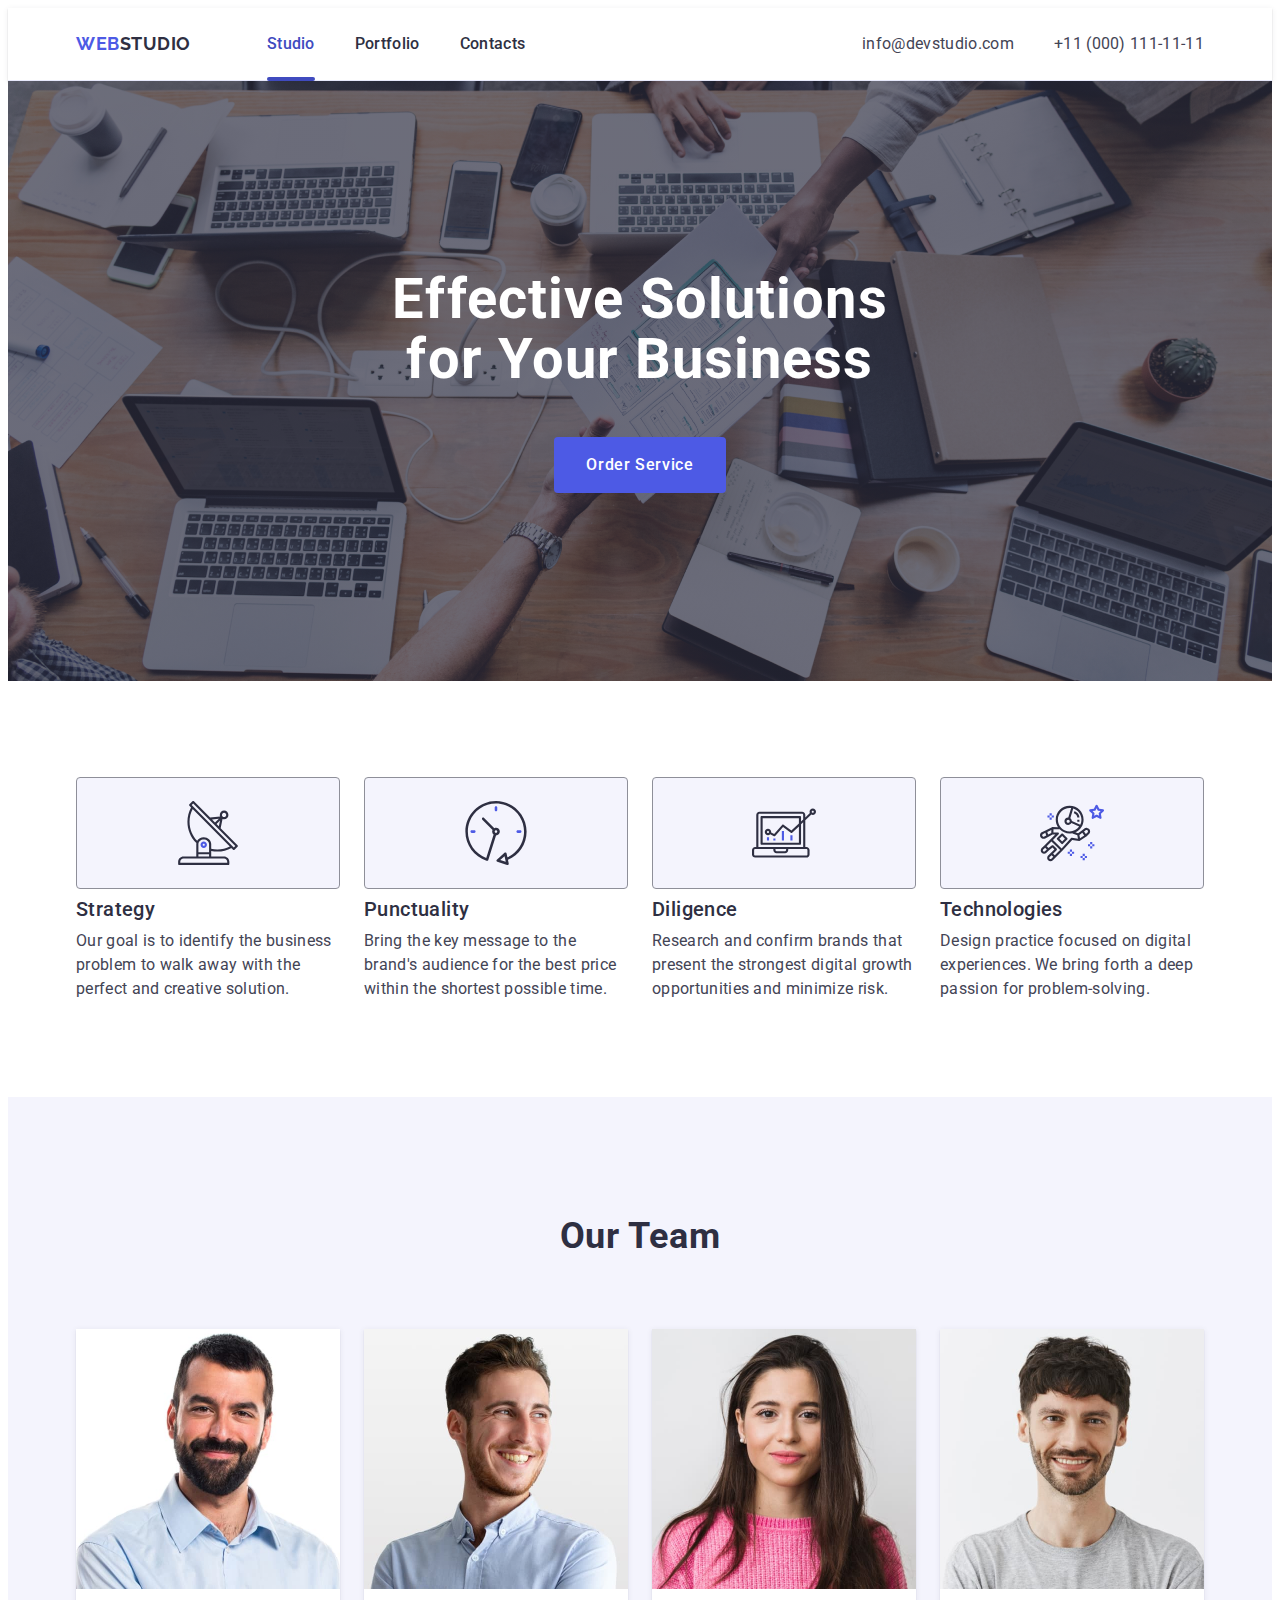
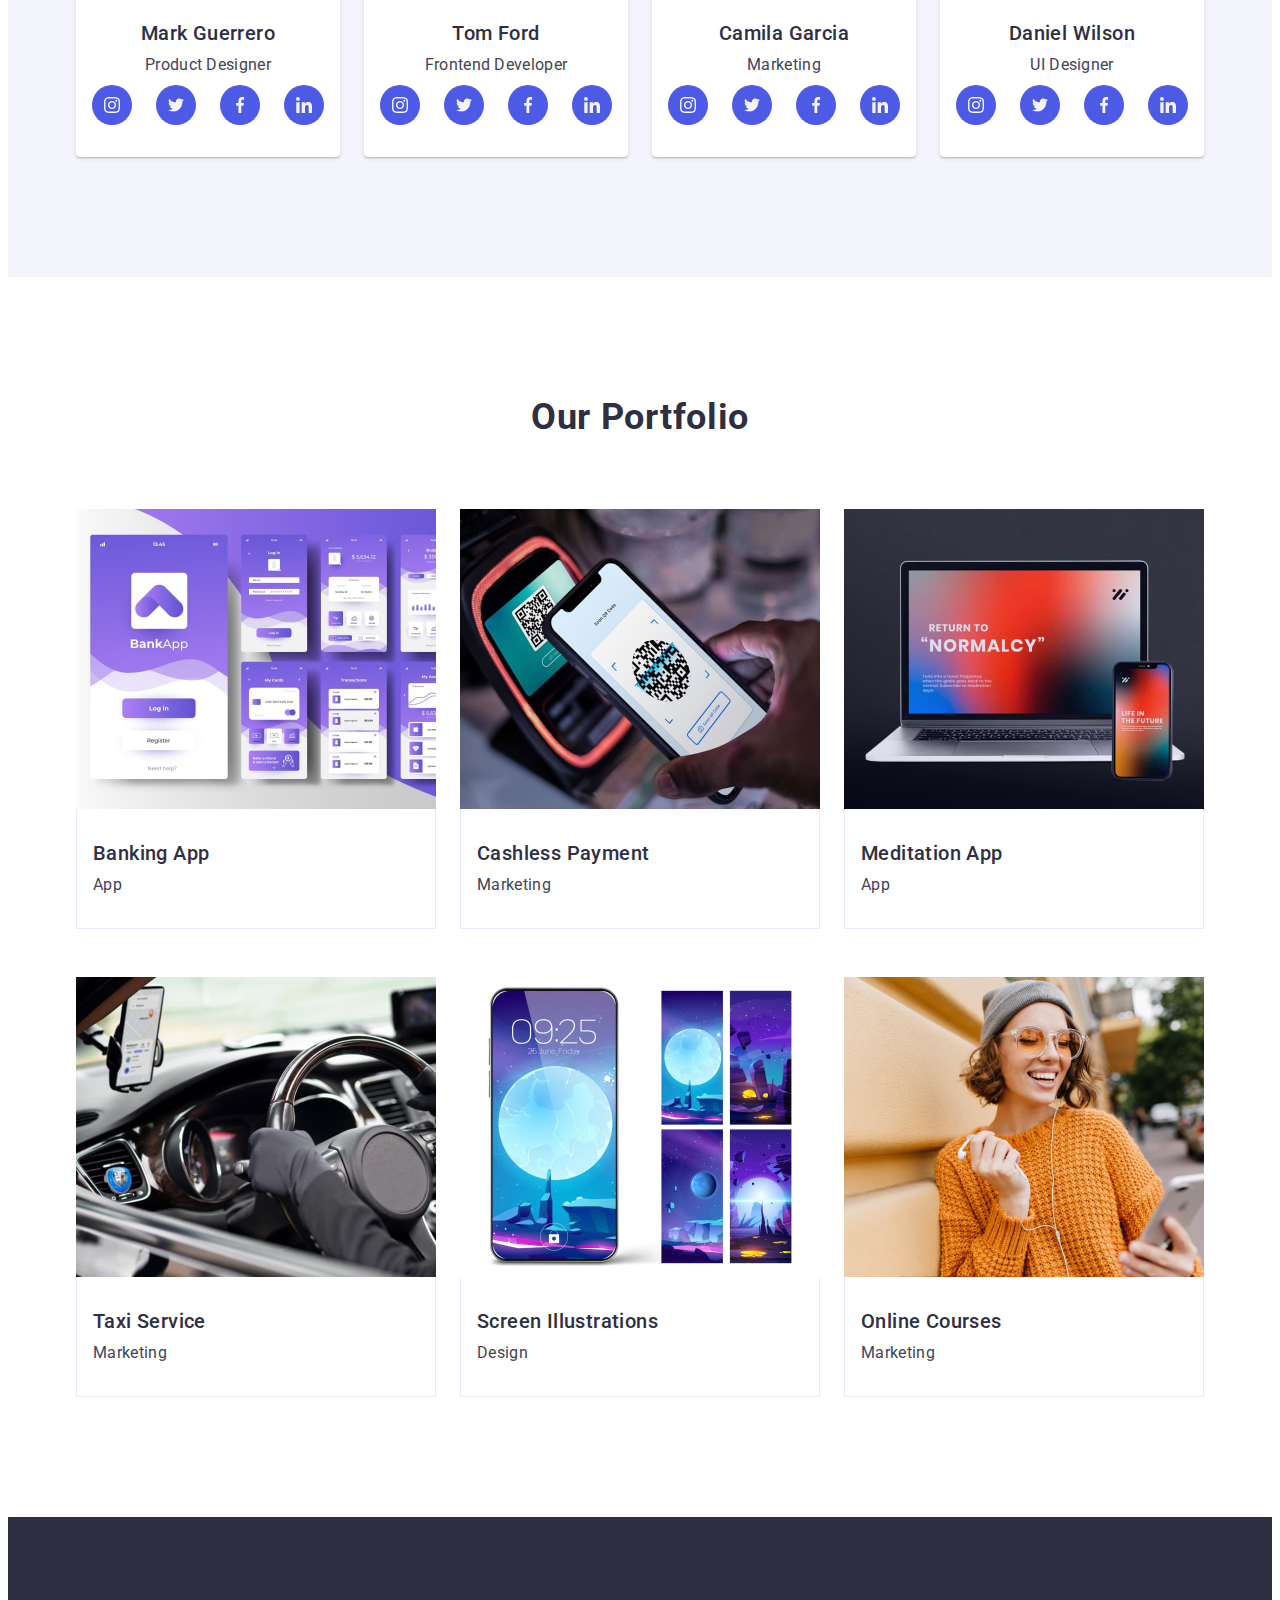
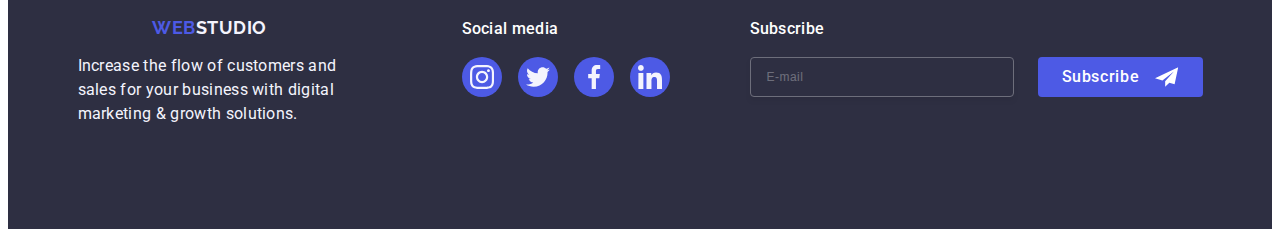
<file: index.html>
<!DOCTYPE html>
<html lang="en">
  <head>
    <meta charset="UTF-8" />

    <meta name="viewport" content="width=device-width, initial-scale=1.0" />
    <link
      rel="stylesheet"
      href="https://cdnjs.cloudflare.com/ajax/libs/modern-normalize/2.0.0/modern-normalize.min.css"
      integrity="sha512-4xo8blKMVCiXpTaLzQSLSw3KFOVPWhm/TRtuPVc4WG6kUgjH6J03IBuG7JZPkcWMxJ5huwaBpOpnwYElP/m6wg=="
      crossorigin="anonymous"
      referrerpolicy="no-referrer"
    />
    <link rel="preconnect" href="https://fonts.googleapis.com" />
    <link rel="preconnect" href="https://fonts.gstatic.com" crossorigin />
    <link
      href="https://fonts.googleapis.com/css2?family=Raleway:wght@700&family=Roboto:wght@400;500;700&display=swap"
      rel="stylesheet"
    />

    <link rel="stylesheet" href="./css/styles.css" />
    <title>/Homework#6</title>
  </head>
  <body>
    <header class="page-header">
      <div class="container heder-conteiner">
        <nav class="heder-nav">
          <a href="./index.html" class="logo">
            Web<span class="logo-studio">Studio</span>
          </a>

          <ul class="header-menu">
            <li class="navigation-studio">
              <a class="navigation-link current" href="./index.html">Studio</a>
            </li>

            <li class="navigation-studio">
              <a class="navigation-link" href="">Portfolio</a>
            </li>
            <li class="navigation-studio">
              <a href="" class="navigation-link">Contacts</a>
            </li>
          </ul>
        </nav>

        <address class="address">
          <ul class="address-item">
            <li>
              <a href="mailto:info@devstudio.com" class="address-mailto"
                >info@devstudio.com</a
              >
            </li>
            <li>
              <a href="tel:+110001111111" class="address-mailto"
                >+11 (000) 111-11-11</a
              >
            </li>
          </ul>
        </address>
        <button class="burger-button" data-menu-open type="button">
          <svg class="burger-icon" width="24" height="24">
            <use href="./images/icons.svg#icon-burger"></use>
          </svg>
        </button>
      </div>

      <div class="mobil-menu" data-menu>
        <div class="container mobil-menu-container">
          <button type="button" class="mobil-menu-button" data-menu-close>
            <svg width="8" height="8" class="modal-window-button-svg">
              <use href="./images/icons.svg#icon-close-black-18dp-2-1"></use>
            </svg>
          </button>
          <nav class="mobil-menu-nav">
            <ul class="nav-menu">
              <li class="nav-menu-item">
                <a class="mobil-menu-navigation-link current" href="#"
                  >Studio</a
                >
              </li>
              <li class="nav-menu-item">
                <a class="mobil-menu-navigation-link" href="#">Portfolio</a>
              </li>
              <li class="nav-menu-item">
                <a href="#" class="mobil-menu-navigation-link">Contacts</a>
              </li>
            </ul>
          </nav>
          <address class="mobil-menu-adress">
            <ul class="mobil-menu-address-item">
              <li>
                <a
                  href="tel:+110001111111"
                  class="mobil-menu-address-phone current"
                  >+11 (000) 111-11-11</a
                >
              </li>
              <li>
                <a
                  href="mailto:info@devstudio.com"
                  class="mobil-menu-address-mailto"
                  >info@devstudio.com</a
                >
              </li>
            </ul>
          </address>
          <ul class="mobil-menu-social-media-list">
            <li class="footer-social-media-item">
              <a class="footer-social-media-link" href="">
                <svg width="24" height="24" class="footer-social-media-svg">
                  <use href="./images/icons.svg#icon-instagram-2"></use>
                </svg>
              </a>
            </li>
            <li class="footer-social-media-item">
              <a class="footer-social-media-link" href="">
                <svg class="footer-social-media-svg" width="24" height="24">
                  <use href="./images/icons.svg#icon-twitter-1"></use>
                </svg>
              </a>
            </li>
            <li class="footer-social-media-item">
              <a class="footer-social-media-link" href="">
                <svg width="24" height="24" class="footer-social-media-svg">
                  <use href="./images/icons.svg#icon-facebook-1"></use>
                </svg>
              </a>
            </li>
            <li class="footer-social-media-item">
              <a class="footer-social-media-link" href="">
                <svg width="24" height="24" class="footer-social-media-svg">
                  <use href="./images/icons.svg#icon-linkedin-1"></use>
                </svg>
              </a>
            </li>
          </ul>
        </div>
      </div>
    </header>

    <main>
      <!-- Upper field with a button-->

      <section class="upper-fild">
        <div class="container">
          <h1 class="main-title">Effective Solutions for Your Business</h1>

          <button type="button" class="button" data-modal-open>
            Order Service
          </button>
        </div>
      </section>

      <!--Our advantages-->

      <section class="our">
        <div class="container">
          <h2 class="visually-hidden">Our advantages</h2>
          <ul class="our-advantages">
            <li class="our-advantages-item">
              <div class="our-advantages-item-icon-box">
                <svg class="our-advantages-item-icon" width="64" height="64">
                  <use href="./images/icons.svg#icon-antenna-1"></use>
                </svg>
              </div>
              <h3 class="advantages-title">Strategy</h3>
              <p class="our-advantages-text">
                Our goal is to identify the business problem to walk away with
                the perfect and creative solution.
              </p>
            </li>
            <li class="our-advantages-item">
              <div class="our-advantages-item-icon-box">
                <svg class="our-advantages-item-icon" width="64" height="64">
                  <use href="./images/icons.svg#icon-clock-1"></use>
                </svg>
              </div>

              <h3 class="advantages-title">Punctuality</h3>
              <p class="our-advantages-text">
                Bring the key message to the brand's audience for the best price
                within the shortest possible time.
              </p>
            </li>
            <li class="our-advantages-item">
              <div class="our-advantages-item-icon-box">
                <svg class="our-advantages-item-icon" width="64" height="64">
                  <use href="./images/icons.svg#icon-diagram-1"></use>
                </svg>
              </div>
              <h3 class="advantages-title">Diligence</h3>
              <p class="our-advantages-text">
                Research and confirm brands that present the strongest digital
                growth opportunities and minimize risk.
              </p>
            </li>
            <li class="our-advantages-item">
              <div class="our-advantages-item-icon-box">
                <svg class="our-advantages-item-icon" width="64" height="64">
                  <use href="./images/icons.svg#icon-astronaut-1"></use>
                </svg>
              </div>
              <h3 class="advantages-title">Technologies</h3>
              <p class="our-advantages-text">
                Design practice focused on digital experiences. We bring forth a
                deep passion for problem-solving.
              </p>
            </li>
          </ul>
        </div>
      </section>

      <!-- our-time -->

      <section class="our-time">
        <div class="container">
          <h2 class="our-time-title">Our Team</h2>
          <ul class="our-time-persons">
            <li class="our-time-list">
              <img
                srcset="
                  ./images/photo-comand-1.jpg    1x,
                  ./images/photo-comand-1-X2.jpg 2x
                "
                src="./images/photo-comand-1.jpg"
                alt="The man with a beard
            looking straight at you"
                width="264"
              />
              <div class="our-time-list-person-name">
                <h3 class="our-time-member">Mark Guerrero</h3>
                <p class="our-time-position">Product Designer</p>
                <ul class="our-time-media-list">
                  <li class="our-time-media-item">
                    <a class="our-time-media-link" href="">
                      <svg class="our-time-media-svg" width="16" height="16">
                        <use href="./images/icons.svg#icon-instagram-2"></use>
                      </svg>
                    </a>
                  </li>
                  <li class="our-time-media-item">
                    <a class="our-time-media-link" href="">
                      <svg width="16" height="16" class="our-time-media-svg">
                        <use href="./images/icons.svg#icon-twitter-1"></use>
                      </svg>
                    </a>
                  </li>
                  <li class="our-time-media-item">
                    <a class="our-time-media-link" href="">
                      <svg width="16" height="16" class="our-time-media-svg">
                        <use href="./images/icons.svg#icon-facebook-1"></use>
                      </svg>
                    </a>
                  </li>
                  <li class="our-time-media-item">
                    <a class="our-time-media-link" href="">
                      <svg width="16" height="16" class="our-time-media-svg">
                        <use href="./images/icons.svg#icon-linkedin-1"></use>
                      </svg>
                    </a>
                  </li>
                </ul>
              </div>
            </li>
            <li class="our-time-list">
              <img
                srcset="
                  ./images/photo-comand-2.jpg    1x,
                  ./images/photo-comand-2-X2.jpg 2x
                "
                src="./images/photo-comand-2.jpg"
                alt="The young man looking to
            the side"
                width="264"
              />
              <div class="our-time-list-person-name">
                <h3 class="our-time-member">Tom Ford</h3>
                <p class="our-time-position">Frontend Developer</p>
                <ul class="our-time-media-list">
                  <li class="our-time-media-item">
                    <a class="our-time-media-link" href="">
                      <svg width="16" height="16" class="our-time-media-svg">
                        <use href="./images/icons.svg#icon-instagram-2"></use>
                      </svg>
                    </a>
                  </li>
                  <li class="our-time-media-item">
                    <a class="our-time-media-link" href="">
                      <svg width="16" height="16" class="our-time-media-svg">
                        <use href="./images/icons.svg#icon-twitter-1"></use>
                      </svg>
                    </a>
                  </li>
                  <li class="our-time-media-item">
                    <a class="our-time-media-link" href="">
                      <svg width="16" height="16" class="our-time-media-svg">
                        <use href="./images/icons.svg#icon-facebook-1"></use>
                      </svg>
                    </a>
                  </li>
                  <li class="our-time-media-item">
                    <a class="our-time-media-link" href="">
                      <svg width="16" height="16" class="our-time-media-svg">
                        <use href="./images/icons.svg#icon-linkedin-1"></use>
                      </svg>
                    </a>
                  </li>
                </ul>
              </div>
            </li>
            <li class="our-time-list">
              <img
                srcset="
                  ./images/photo-comand-3.jpg    1x,
                  ./images/photo-comand-3-X2.jpg 2x
                "
                src="./images/photo-comand-3.jpg"
                alt="The woman with long
            straight dark hair"
                width="264"
              />
              <div class="our-time-list-person-name">
                <h3 class="our-time-member">Camila Garcia</h3>
                <p class="our-time-position">Marketing</p>
                <ul class="our-time-media-list">
                  <li class="our-time-media-item">
                    <a class="our-time-media-link" href="">
                      <svg width="16" height="16" class="our-time-media-svg">
                        <use href="./images/icons.svg#icon-instagram-2"></use>
                      </svg>
                    </a>
                  </li>
                  <li class="our-time-media-item">
                    <a class="our-time-media-link" href="">
                      <svg width="16" height="16" class="our-time-media-svg">
                        <use href="./images/icons.svg#icon-twitter-1"></use>
                      </svg>
                    </a>
                  </li>
                  <li class="our-time-media-item">
                    <a class="our-time-media-link" href="">
                      <svg width="16" height="16" class="our-time-media-svg">
                        <use href="./images/icons.svg#icon-facebook-1"></use>
                      </svg>
                    </a>
                  </li>
                  <li class="our-time-media-item">
                    <a class="our-time-media-link" href="">
                      <svg width="16" height="16" class="our-time-media-svg">
                        <use href="./images/icons.svg#icon-linkedin-1"></use>
                      </svg>
                    </a>
                  </li>
                </ul>
              </div>
            </li>
            <li class="our-time-list">
              <img
                srcset="
                  ./images/photo-comand-4.jpg    1x,
                  ./images/photo-comand-4-X2.jpg 2x
                "
                src="./images/photo-comand-4.jpg"
                alt="The man with a small beard
            looking straight at you"
                width="264"
              />
              <div class="our-time-list-person-name">
                <h3 class="our-time-member">Daniel Wilson</h3>
                <p class="our-time-position">UI Designer</p>
                <ul class="our-time-media-list">
                  <li class="our-time-media-item">
                    <a class="our-time-media-link" href="">
                      <svg width="16" height="16" class="our-time-media-svg">
                        <use href="./images/icons.svg#icon-instagram-2"></use>
                      </svg>
                    </a>
                  </li>
                  <li class="our-time-media-item">
                    <a class="our-time-media-link" href="">
                      <svg width="16" height="16" class="our-time-media-svg">
                        <use href="./images/icons.svg#icon-twitter-1"></use>
                      </svg>
                    </a>
                  </li>
                  <li class="our-time-media-item">
                    <a class="our-time-media-link" href="">
                      <svg width="16" height="16" class="our-time-media-svg">
                        <use href="./images/icons.svg#icon-facebook-1"></use>
                      </svg>
                    </a>
                  </li>
                  <li class="our-time-media-item">
                    <a class="our-time-media-link" href="">
                      <svg width="16" height="16" class="our-time-media-svg">
                        <use href="./images/icons.svg#icon-linkedin-1"></use>
                      </svg>
                    </a>
                  </li>
                </ul>
              </div>
            </li>
          </ul>
        </div>
      </section>

      <!--Our Portfolio-->

      <section class="our-portfolio">
        <div class="container">
          <h2 class="our-portfolio-title">Our Portfolio</h2>
          <ul class="our-portfolio-list">
            <li class="our-portfolio-list-punct">
              <div class="thumb">
                <picture>
                  <source
                    srcset="
                      ./images/our-portfolio/our-portfolio-1.jpg    1x,
                      ./images/our-portfolio/our-portfolio-1-x2.jpg 2x
                    "
                    media="(min-width: 1159px)"
                  />
                  <source
                    srcset="
                      ./images/our-portfolio/our-portfolio-1-tab.jpg    1x,
                      ./images/our-portfolio/our-portfolio-1-tab-x2.jpg 2x
                    "
                    media="(min-width: 768px) and (max-width: 1158px)"
                  />
                  <source
                    srcset="
                      ./images/our-portfolio/our-portfolio-1-mob.jpg    1x,
                      ./images/our-portfolio/our-portfolio-1-mob-x2.jpg 2x
                    "
                    media="(max-width: 767px)"
                  />
                  <img
                    src="./images/our-portfolio/our-portfolio-1.jpg"
                    alt="Screenshots of the
              banking application"
                    width="360"
                    height="300"
                  />
                </picture>
                <p class="thumb-txt">
                  14 Stylish and User-Friendly App Design Concepts · Task
                  Manager App · Calorie Tracker App · Exotic Fruit Ecommerce App
                  · Cloud Storage App
                </p>
              </div>
              <div class="our-portfolio-list-punct-txt">
                <h3 class="our-portfolio-item">Banking App</h3>
                <p class="our-portfolio-item-tipe">App</p>
              </div>
            </li>
            <li class="our-portfolio-list-punct">
              <div class="thumb">
                <picture>
                  <source
                    srcset="
                      ./images/our-portfolio/our-portfolio-2.jpg    1x,
                      ./images/our-portfolio/our-portfolio-2-x2.jpg 2x
                    "
                    media="(min-width: 1159px)"
                  />
                  <source
                    srcset="
                      ./images/our-portfolio/our-portfolio-2-tab.jpg    1x,
                      ./images/our-portfolio/our-portfolio-2-tab-x2.jpg 2x
                    "
                    media="(min-width: 768px) and (max-width: 1158px)"
                  />
                  <source
                    srcset="
                      ./images/our-portfolio/our-portfolio-2-mob.jpg    1x,
                      ./images/our-portfolio/our-portfolio-2-mob-x2.jpg 2x
                    "
                    media="(max-width: 767px)"
                  />
                  <img
                    src="./images/our-portfolio/our-portfolio-2.jpg"
                    alt="Payment using a mobile application"
                    width="360"
                    height="300"
                  />
                </picture>
                <p class="thumb-txt">
                  14 Stylish and User-Friendly App Design Concepts · Task
                  Manager App · Calorie Tracker App · Exotic Fruit Ecommerce App
                  · Cloud Storage App
                </p>
              </div>

              <div class="our-portfolio-list-punct-txt">
                <h3 class="our-portfolio-item">Cashless Payment</h3>
                <p class="our-portfolio-item-tipe">Marketing</p>
              </div>
            </li>
            <li class="our-portfolio-list-punct">
              <div class="thumb">
                <picture>
                  <source
                    srcset="
                      ./images/our-portfolio/our-portfolio-3.jpg    1x,
                      ./images/our-portfolio/our-portfolio-3-x2.jpg 2x
                    "
                    media="(min-width: 1159px)"
                  />
                  <source
                    srcset="
                      ./images/our-portfolio/our-portfolio-3-tab.jpg    1x,
                      ./images/our-portfolio/our-portfolio-3-tab-x2.jpg 2x
                    "
                    media="(min-width: 768px) and (max-width: 1158px)"
                  />
                  <source
                    srcset="
                      ./images/our-portfolio/our-portfolio-3-mob.jpg    1x,
                      ./images/our-portfolio/our-portfolio-3-mob-x2.jpg 2x
                    "
                    media="(max-width: 767px)"
                  />
                  <img
                    src="./images/our-portfolio/our-portfolio-3.jpg"
                    alt="Application for
              meditation on a laptop and phone"
                    width="360"
                    height="300"
                  />
                </picture>
                <p class="thumb-txt">
                  14 Stylish and User-Friendly App Design Concepts · Task
                  Manager App · Calorie Tracker App · Exotic Fruit Ecommerce App
                  · Cloud Storage App
                </p>
              </div>

              <div class="our-portfolio-list-punct-txt">
                <h3 class="our-portfolio-item">Meditation App</h3>
                <p class="our-portfolio-item-tipe">App</p>
              </div>
            </li>
            <li class="our-portfolio-list-punct">
              <div class="thumb">
                <picture>
                  <source
                    srcset="
                      ./images/our-portfolio/our-portfolio-4.jpg    1x,
                      ./images/our-portfolio/our-portfolio-4-x2.jpg 2x
                    "
                    media="(min-width: 1159px)"
                  />
                  <source
                    srcset="
                      ./images/our-portfolio/our-portfolio-4-tab.jpg    1x,
                      ./images/our-portfolio/our-portfolio-4-tab-x2.jpg 2x
                    "
                    media="(min-width: 768px) and (max-width: 1158px)"
                  />
                  <source
                    srcset="
                      ./images/our-portfolio/our-portfolio-4-mob.jpg    1x,
                      ./images/our-portfolio/our-portfolio-4-mob-x2.jpg 2x
                    "
                    media="(max-width: 767px)"
                  />
                  <img
                    src="./images/our-portfolio/our-portfolio-4.jpg"
                    alt="A phone with an
              application for taxi drivers, fixed on the front rack of the
              driver's cabin"
                    width="360"
                    height="300"
                  />
                </picture>
                <p class="thumb-txt">
                  14 Stylish and User-Friendly App Design Concepts · Task
                  Manager App · Calorie Tracker App · Exotic Fruit Ecommerce App
                  · Cloud Storage App
                </p>
              </div>

              <div class="our-portfolio-list-punct-txt">
                <h3 class="our-portfolio-item">Taxi Service</h3>
                <p class="our-portfolio-item-tipe">Marketing</p>
              </div>
            </li>
            <li class="our-portfolio-list-punct">
              <div class="thumb">
                <picture>
                  <source
                    srcset="
                      ./images/our-portfolio/our-portfolio-5.jpg    1x,
                      ./images/our-portfolio/our-portfolio-5-x2.jpg 2x
                    "
                    media="(min-width: 1159px)"
                  />
                  <source
                    srcset="
                      ./images/our-portfolio/our-portfolio-5-tab.jpg    1x,
                      ./images/our-portfolio/our-portfolio-5-tab-x2.jpg 2x
                    "
                    media="(min-width: 768px) and (max-width: 1158px)"
                  />
                  <source
                    srcset="
                      ./images/our-portfolio/our-portfolio-5-mob.jpg    1x,
                      ./images/our-portfolio/our-portfolio-5-mob-x2.jpg 2x
                    "
                    media="(max-width: 767px)"
                  />
                  <img
                    src="./images/our-portfolio/our-portfolio-5.jpg"
                    alt="Screenshots from the
              phone with the screenshot illustrator application installed"
                    width="360"
                    height="300"
                  />
                </picture>
                <p class="thumb-txt">
                  14 Stylish and User-Friendly App Design Concepts · Task
                  Manager App · Calorie Tracker App · Exotic Fruit Ecommerce App
                  · Cloud Storage App
                </p>
              </div>

              <div class="our-portfolio-list-punct-txt">
                <h3 class="our-portfolio-item">Screen Illustrations</h3>
                <p class="our-portfolio-item-tipe">Design</p>
              </div>
            </li>
            <li class="our-portfolio-list-punct">
              <div class="thumb">
                <picture>
                  <source
                    srcset="
                      ./images/our-portfolio/our-portfolio-6.jpg    1x,
                      ./images/our-portfolio/our-portfolio-6-x2.jpg 2x
                    "
                    media="(min-width: 1159px)"
                  />
                  <source
                    srcset="
                      ./images/our-portfolio/our-portfolio-6-tab.jpg    1x,
                      ./images/our-portfolio/our-portfolio-6-tab-x2.jpg 2x
                    "
                    media="(min-width: 768px) and (max-width: 1158px)"
                  />
                  <source
                    srcset="
                      ./images/our-portfolio/our-portfolio-6-mob.jpg    1x,
                      ./images/our-portfolio/our-portfolio-6-mob-x2.jpg 2x
                    "
                    media="(max-width: 767px)"
                  />
                  <img
                    src="./images/our-portfolio/our-portfolio-6.jpg"
                    alt="A smiling woman in
              glasses and a knitted hat holds a phone in her hand"
                    width="360"
                    height="300"
                  />
                </picture>
                <p class="thumb-txt">
                  14 Stylish and User-Friendly App Design Concepts · Task
                  Manager App · Calorie Tracker App · Exotic Fruit Ecommerce App
                  · Cloud Storage App
                </p>
              </div>

              <div class="our-portfolio-list-punct-txt">
                <h3 class="our-portfolio-item">Online Courses</h3>
                <p class="our-portfolio-item-tipe">Marketing</p>
              </div>
            </li>
          </ul>
        </div>
      </section>
    </main>
    <footer class="footer">
      <div class="container footer-conteiner">
        <div class="footer-inform">
          <a href="./index.html" class="footer-link">
            Web<span class="footer-logo">Studio</span>
          </a>
          <p class="footer-text">
            Increase the flow of customers and sales for your business with
            digital marketing & growth solutions.
          </p>
        </div>
        <div class="footer-social-media">
          <p class="footer-social-media-title">Social media</p>
          <ul class="footer-social-media-list">
            <li class="footer-social-media-item">
              <a class="footer-social-media-link" href="">
                <svg width="24" height="24" class="footer-social-media-svg">
                  <use href="./images/icons.svg#icon-instagram-2"></use>
                </svg>
              </a>
            </li>
            <li class="footer-social-media-item">
              <a class="footer-social-media-link" href="">
                <svg class="footer-social-media-svg" width="24" height="24">
                  <use href="./images/icons.svg#icon-twitter-1"></use>
                </svg>
              </a>
            </li>
            <li class="footer-social-media-item">
              <a class="footer-social-media-link" href="">
                <svg width="24" height="24" class="footer-social-media-svg">
                  <use href="./images/icons.svg#icon-facebook-1"></use>
                </svg>
              </a>
            </li>
            <li class="footer-social-media-item">
              <a class="footer-social-media-link" href="">
                <svg width="24" height="24" class="footer-social-media-svg">
                  <use href="./images/icons.svg#icon-linkedin-1"></use>
                </svg>
              </a>
            </li>
          </ul>
        </div>
        <div class="footer-subscribe">
          <p class="footer-subscribe-title">Subscribe</p>
          <form
            class="footer-subscribe-form"
            name="footer-email-form"
            autocomplete="off"
          >
            <label class="footer-subscribe-form-label">
              <input
                name="email"
                class="footer-subscribe-form-email"
                type="email"
                placeholder="E-mail"
              />
            </label>
            <button class="footer-subscribe-form-button" type="submit">
              Subscribe
              <svg
                width="24"
                height="24"
                class="footer-subscribe-form-button-svg"
              >
                <use href="./images/icons.svg#icon-icon-send"></use>
              </svg>
            </button>
          </form>
        </div>
      </div>
    </footer>
    <div class="modal" data-modal>
      <div class="modal-window">
        <button type="button" class="modal-window-button" data-modal-close>
          <svg width="8" height="8" class="modal-window-button-svg">
            <use href="./images/icons.svg#icon-close-black-18dp-2-1"></use>
          </svg>
        </button>
        <p class="modal-window-title">
          Leave your contacts and we will call you back
        </p>
        <form>
          <div class="modal-window-input">
            <label class="modal-window-input-label" for="user-name">Name</label>
            <div class="modal-window-input-container">
              <input
                id="user-name"
                name="user-name"
                type="text"
                class="modal-window-input-area"
              />
              <svg width="18" height="24" class="modal-window-input-area-svg">
                <use href="./images/icons.svg#icon-person-black-18dp-1"></use>
              </svg>
            </div>
          </div>
          <div class="modal-window-input">
            <label class="modal-window-input-label" for="user-name"
              >Phone</label
            >
            <div class="modal-window-input-container">
              <input
                id="user-phone"
                name="user-phone"
                type="text"
                class="modal-window-input-area"
              />
              <svg width="18" height="24" class="modal-window-input-area-svg">
                <use href="./images/icons.svg#icon-phone-black-18dp-1"></use>
              </svg>
            </div>
          </div>
          <div class="modal-window-input">
            <label class="modal-window-input-label" for="user-name"
              >Email</label
            >
            <div class="modal-window-input-container">
              <input
                id="user-email"
                name="user-email"
                type="text"
                class="modal-window-input-area"
              />
              <svg width="18" height="24" class="modal-window-input-area-svg">
                <use href="./images/icons.svg#icon-email-black-18dp-1"></use>
              </svg>
            </div>
          </div>
          <div class="modal-window-input-txt">
            <label for="user-comment" class="modal-window-input-label"
              >Comment</label
            >
            <textarea
              name="user-comment"
              id="user-comment"
              placeholder="Text input"
              class="modal-window-input-txt-area"
            ></textarea>
          </div>
          <div class="modal-window-input-checkbox">
            <input
              id="user-privacy"
              type="checkbox"
              value="true"
              name="user-privacy"
              class="visually-hidden modal-window-input-checkbox-input"
            />
            <label for="user-privacy" class="modal-window-input-checkbox-label"
              ><span class="modal-window-input-checkbox-label-span">
                <svg
                  width="10"
                  height="8"
                  class="modal-window-input-checkbox-label-svg"
                >
                  <use href="./images/icons.svg#icon-check"></use>
                </svg>
              </span>
              I accept the terms and conditions of the
              <a class="modal-window-input-checkbox-link" href=""
                >Privacy Policy</a
              >
            </label>
          </div>
          <button class="modal-window-input-send">Send</button>
        </form>
      </div>
    </div>
    <script src="./js/modal.js"></script>
    <script src="./js/menu.js"></script>
  </body>
</html>
</file>
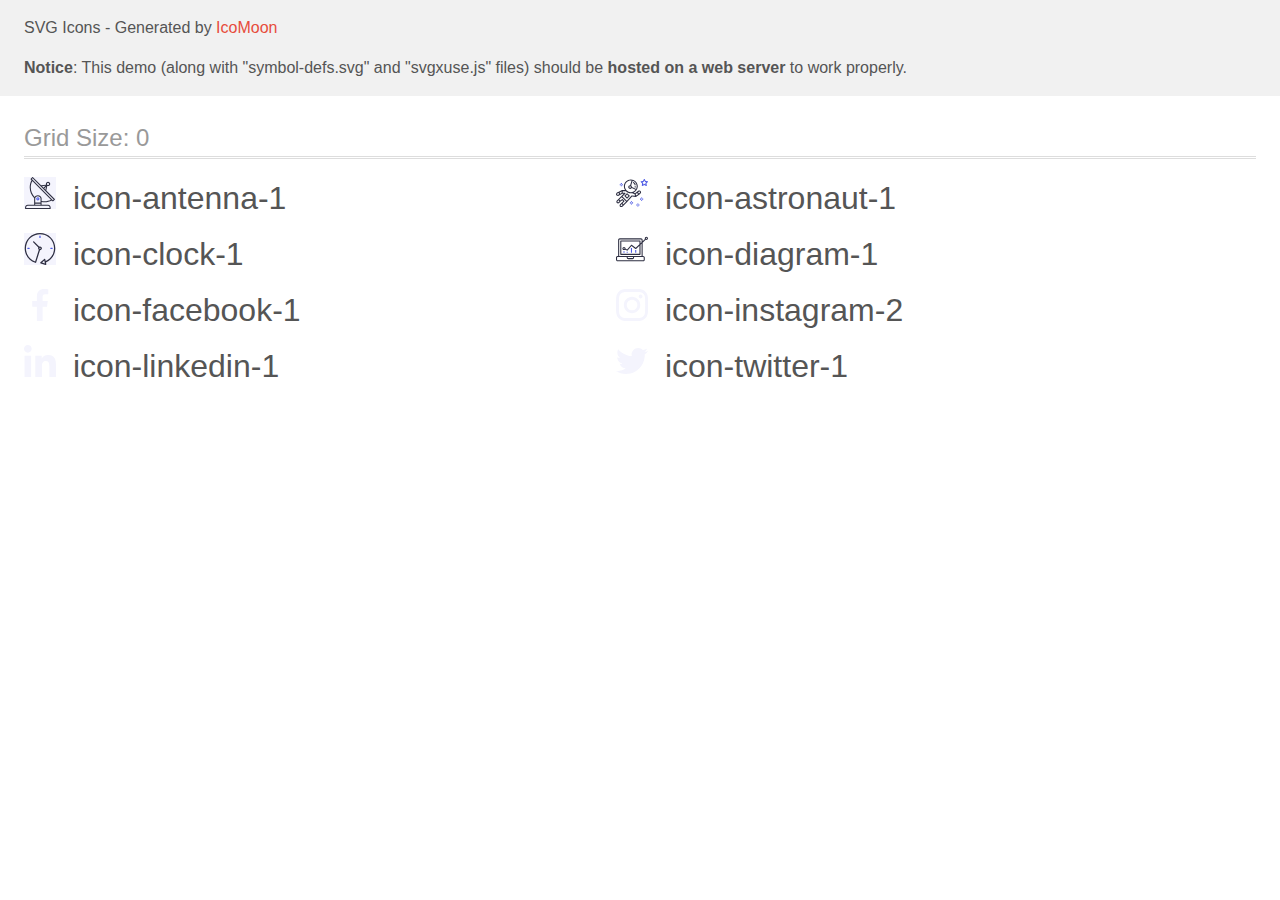
<file: icomoon/demo-external-svg.html>
<!doctype html>
<html>
<head>
    <title>IcoMoon - SVG Icons</title>
    <meta charset="utf-8">
    <meta name="viewport" content="width=device-width, initial-scale=1">
    <link rel="stylesheet" href="demo-files/demo.css">
    <link rel="stylesheet" href="style.css">
</head>
<body>
<header class="bgc1 clearfix">
<div class="mhl">
    <p>SVG Icons - Generated by <a href="https://icomoon.io/app">IcoMoon</a></p><p><strong>Notice</strong>: This demo (along with "symbol-defs.svg" and "svgxuse.js" files) should be <b>hosted on a web server</b> to work properly.</p>
</div>
</header>
    <div class="clearfix mhl ptl">
        <h1 class="mvm mtn fgc1">Grid Size: 0</h1>
        <div class="glyph fs1">
            <div class="clearfix pbs">
                <svg class="icon icon-antenna-1"><use xlink:href="symbol-defs.svg#icon-antenna-1"></use></svg><span class="name"> icon-antenna-1</span>
            </div>
        </div>
        <div class="glyph fs1">
            <div class="clearfix pbs">
                <svg class="icon icon-astronaut-1"><use xlink:href="symbol-defs.svg#icon-astronaut-1"></use></svg><span class="name"> icon-astronaut-1</span>
            </div>
        </div>
        <div class="glyph fs1">
            <div class="clearfix pbs">
                <svg class="icon icon-clock-1"><use xlink:href="symbol-defs.svg#icon-clock-1"></use></svg><span class="name"> icon-clock-1</span>
            </div>
        </div>
        <div class="glyph fs1">
            <div class="clearfix pbs">
                <svg class="icon icon-diagram-1"><use xlink:href="symbol-defs.svg#icon-diagram-1"></use></svg><span class="name"> icon-diagram-1</span>
            </div>
        </div>
        <div class="glyph fs1">
            <div class="clearfix pbs">
                <svg class="icon icon-facebook-1"><use xlink:href="symbol-defs.svg#icon-facebook-1"></use></svg><span class="name"> icon-facebook-1</span>
            </div>
        </div>
        <div class="glyph fs1">
            <div class="clearfix pbs">
                <svg class="icon icon-instagram-2"><use xlink:href="symbol-defs.svg#icon-instagram-2"></use></svg><span class="name"> icon-instagram-2</span>
            </div>
        </div>
        <div class="glyph fs1">
            <div class="clearfix pbs">
                <svg class="icon icon-linkedin-1"><use xlink:href="symbol-defs.svg#icon-linkedin-1"></use></svg><span class="name"> icon-linkedin-1</span>
            </div>
        </div>
        <div class="glyph fs1">
            <div class="clearfix pbs">
                <svg class="icon icon-twitter-1"><use xlink:href="symbol-defs.svg#icon-twitter-1"></use></svg><span class="name"> icon-twitter-1</span>
            </div>
        </div>
  </div>
<script defer src="svgxuse.js"></script>
</body>
</html>
</file>
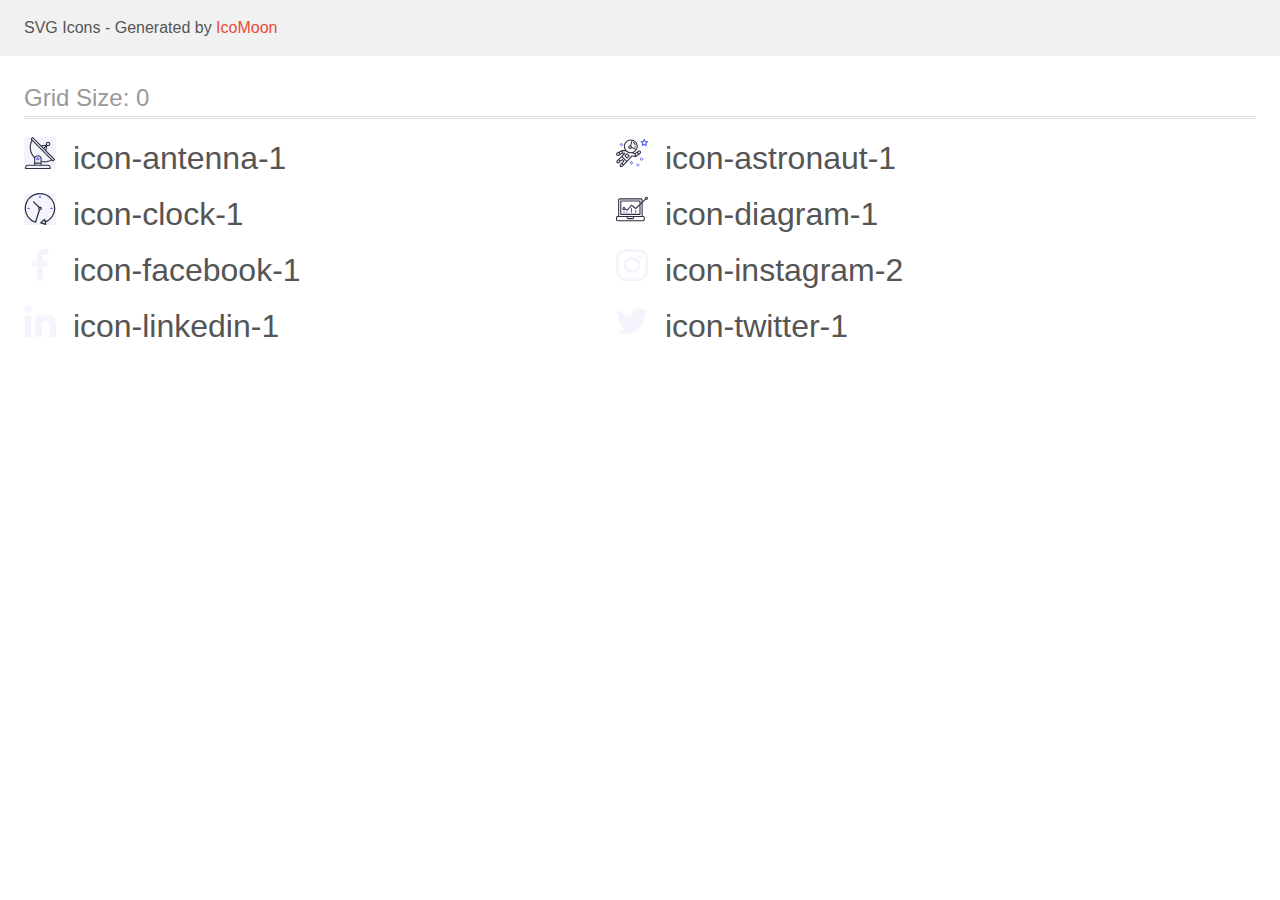
<file: icomoon/demo.html>
<!doctype html>
<html>
<head>
    <title>IcoMoon - SVG Icons</title>
    <meta charset="utf-8">
    <meta name="viewport" content="width=device-width, initial-scale=1">
    <link rel="stylesheet" href="demo-files/demo.css">
    <link rel="stylesheet" href="style.css">
</head>
<body>
<svg aria-hidden="true" style="position: absolute; width: 0; height: 0; overflow: hidden;" version="1.1" xmlns="http://www.w3.org/2000/svg" xmlns:xlink="http://www.w3.org/1999/xlink">
<defs>
<symbol id="icon-antenna-1" viewBox="0 0 32 32">
<path fill="#f4f4fd" style="fill: var(--color1, #f4f4fd)" d="M0 0h32v32h-32z"></path>
<path fill="#2e2f42" style="fill: var(--color2, #2e2f42)" d="M30.773 22.098l-8.443-8.505 0.937-4.615c0.242 0.094 0.499 0.143 0.759 0.145h0.006c0.008 0 0.017 0 0.026 0 1.192 0 2.159-0.967 2.159-2.159s-0.967-2.159-2.159-2.159c-1.192 0-2.159 0.967-2.159 2.159 0 0.26 0.046 0.508 0.13 0.739l-0.005-0.015-4.96 0.605-8.091-8.133c-0.096-0.098-0.229-0.159-0.376-0.16h-0c-0.14 0.001-0.274 0.057-0.373 0.155l-1.513 1.504c-0.097 0.097-0.156 0.23-0.156 0.377s0.060 0.281 0.156 0.377v0l0.814 0.825c-1.143 2.062-1.816 4.522-1.816 7.139 0 4.106 1.656 7.825 4.336 10.526l-0.001-0.001c0.042 0.041 0.091 0.073 0.146 0.098-0.032 0.164-0.051 0.353-0.052 0.546v6.188h-6.4c-1.472 0.001-2.666 1.194-2.667 2.666v1.067c0 0.295 0.239 0.533 0.534 0.533h24.534c0.294 0 0.534-0.239 0.534-0.534v-1.067c-0.002-1.472-1.195-2.665-2.667-2.666h-6.4v-2.742c1.003 0.21 2.024 0.317 3.049 0.32 2.58-0.003 5.005-0.663 7.117-1.822l-0.077 0.039 0.819 0.823c0.099 0.101 0.235 0.159 0.377 0.16 0.14-0.001 0.274-0.056 0.373-0.155l1.512-1.505c0.096-0.097 0.156-0.23 0.156-0.377s-0.060-0.28-0.156-0.377v0zM23.28 6.233c0.193-0.192 0.458-0.31 0.752-0.31 0.589 0 1.067 0.478 1.067 1.066s-0.477 1.066-1.067 1.066c-0 0-0 0-0 0h-0.003c-0.587-0.003-1.061-0.479-1.061-1.066 0-0.296 0.12-0.563 0.315-0.756l0-0h-0.002zM22.024 9.738l-0.599 2.945-1.175-1.182 1.774-1.764zM21.419 8.836l-1.92 1.909-1.485-1.493 3.405-0.415zM24.004 28.8c0.884 0 1.6 0.716 1.6 1.6v0 0.534h-23.466v-0.534c0-0.884 0.716-1.6 1.6-1.6h20.267zM16.538 26.666v1.067h-5.334v-1.067h5.334zM11.204 25.6v-4.053c0-1.294 1.197-2.346 2.666-2.346s2.667 1.053 2.667 2.346v4.053h-5.334zM17.604 23.904v-2.357c0-1.882-1.675-3.413-3.733-3.413-0.018-0-0.038-0-0.059-0-1.353 0-2.54 0.707-3.213 1.771l-0.009 0.016c-2.36-2.482-3.811-5.846-3.811-9.549 0-2.314 0.567-4.496 1.569-6.414l-0.036 0.077 18.602 18.709c-1.823 0.947-3.98 1.502-6.266 1.502-1.079 0-2.128-0.124-3.136-0.357l0.093 0.018zM28.893 23.221l-21.057-21.18 0.755-0.752 7.935 7.98c0.003 0 0.006 0.007 0.009 0.009l13.114 13.191-0.757 0.752z"></path>
<path fill="#4d5ae5" style="fill: var(--color3, #4d5ae5)" d="M13.876 20.267h-0.005c-0.001 0-0.002 0-0.002 0-0.884 0-1.6 0.716-1.6 1.6s0.715 1.599 1.597 1.6h0.005c0.001 0 0.002 0 0.002 0 0.884 0 1.6-0.716 1.6-1.6s-0.715-1.599-1.597-1.6h-0zM14.249 22.245c-0.096 0.096-0.229 0.155-0.376 0.155-0.295 0-0.534-0.239-0.534-0.534 0-0.001 0-0.001 0-0.002v0c0.002-0.292 0.238-0.529 0.53-0.53h0c0.293 0.002 0.531 0.24 0.531 0.534 0 0.148-0.060 0.281-0.157 0.378l-0 0h0.005z"></path>
</symbol>
<symbol id="icon-astronaut-1" viewBox="0 0 32 32">
<path fill="#4d5ae5" style="fill: var(--color3, #4d5ae5)" d="M31.974 4.524c-0.064-0.191-0.227-0.332-0.427-0.362l-0.003-0-1.911-0.278-0.855-1.731c-0.179-0.365-0.776-0.365-0.956 0l-0.855 1.731-1.91 0.278c-0.26 0.038-0.457 0.26-0.457 0.528 0 0.15 0.062 0.285 0.161 0.382l0 0 1.383 1.348-0.326 1.903c-0.034 0.2 0.048 0.402 0.212 0.521 0.166 0.12 0.383 0.136 0.562 0.040l1.709-0.899 1.709 0.899c0.072 0.038 0.157 0.060 0.247 0.060 0.295 0 0.534-0.239 0.534-0.534 0-0.031-0.003-0.062-0.008-0.092l0 0.003-0.326-1.903 1.383-1.348c0.099-0.097 0.161-0.233 0.161-0.382 0-0.059-0.009-0.115-0.027-0.168l0.001 0.004zM29.511 5.851c-0.125 0.122-0.183 0.299-0.153 0.472l0.191 1.114-1-0.526c-0.072-0.039-0.158-0.062-0.248-0.062s-0.177 0.023-0.251 0.063l0.003-0.001-1 0.526 0.191-1.114c0.005-0.027 0.008-0.058 0.008-0.090 0-0.15-0.062-0.285-0.161-0.382l-0-0-0.81-0.79 1.119-0.162c0.174-0.025 0.324-0.135 0.401-0.292l0.5-1.013 0.501 1.013c0.078 0.157 0.228 0.267 0.402 0.292l1.119 0.162-0.809 0.79zM26.134 20.522h-1.067v1.067h1.067v-1.067zM26.134 22.655h-1.067v1.067h1.067v-1.067z"></path>
<path fill="#4d5ae5" style="fill: var(--color3, #4d5ae5)" d="M27.2 21.589h-1.067v1.067h1.067v-1.067zM25.067 21.589h-1.067v1.067h1.067v-1.067zM22.4 26.389h-1.067v1.067h1.067v-1.067zM22.4 28.523h-1.067v1.067h1.067v-1.067zM23.467 27.456h-1.067v1.067h1.067v-1.067z"></path>
<path fill="#4d5ae5" style="fill: var(--color3, #4d5ae5)" d="M21.334 27.456h-1.067v1.067h1.067v-1.067zM16 24.256h-1.066v1.067h1.066v-1.067zM16 26.389h-1.066v1.067h1.066v-1.067zM17.067 25.323h-1.067v1.067h1.067v-1.067zM14.934 25.323h-1.067v1.067h1.067v-1.067zM5.867 6.122h-1.066v1.066h1.066v-1.066zM5.867 8.255h-1.066v1.067h1.066v-1.066zM6.933 7.189h-1.066v1.067h1.066v-1.067zM4.8 7.189h-1.067v1.067h1.067v-1.067z"></path>
<path fill="#2e2f42" style="fill: var(--color2, #2e2f42)" d="M24.715 14.159c-0.28-0.377-0.699-0.636-1.179-0.704l-0.009-0.001c-0.076-0.012-0.164-0.018-0.254-0.018-0.411 0-0.789 0.139-1.090 0.374l0.004-0.003-1.252 0.96-1.898 1.417-1.358-0.541c2.421-1.086 4.114-3.508 4.114-6.32 0-3.823-3.122-6.933-6.961-6.933s-6.962 3.11-6.962 6.933c0 1.386 0.414 2.674 1.12 3.758l-2.769-0.024c-0.008 0-0.015 0.005-0.024 0.005-0.056 0.002-0.109 0.013-0.159 0.032l0.004-0.001c-0.013 0.005-0.026 0.008-0.038 0.014-0.006 0.002-0.013 0.003-0.019 0.007l-3.234 1.597-1.893 0.911c-0.024 0.011-0.045 0.023-0.064 0.036l0.001-0.001c-0.482 0.324-0.794 0.866-0.794 1.482 0 0.297 0.073 0.576 0.201 0.822l-0.005-0.010c0.22 0.429 0.595 0.745 1.056 0.89 0.161 0.053 0.345 0.083 0.537 0.083 0.308 0 0.598-0.078 0.851-0.216l-0.009 0.005 1.388-0.738 2.264-1.169 1.357-0.008-5.442 5.415c0 0.001-0.001 0.001-0.002 0.002l-1.339 1.333c-0.303 0.299-0.49 0.714-0.49 1.173 0 0.002 0 0.003 0 0.005v-0c0 0.445 0.173 0.863 0.49 1.178 0.325 0.323 0.752 0.485 1.179 0.485s0.855-0.162 1.18-0.485l1.314-1.308 1.741-1.3 0.901 0.897-3.102 3.088c-0.303 0.299-0.49 0.714-0.49 1.173 0 0.002 0 0.003 0 0.005v-0c0 0.445 0.174 0.863 0.49 1.179 0.325 0.323 0.752 0.485 1.18 0.485s0.855-0.162 1.18-0.485l3.482-3.466c0-0.001 0-0.002 0.001-0.002l1.010-1-0.004-0.003c0.007-0.006 0.015-0.009 0.022-0.015l5.166-5.658 3.471 0.494c0.020 0.003 0.044 0.004 0.068 0.004 0.070 0 0.137-0.014 0.198-0.039l-0.004 0.001c0.017-0.006 0.033-0.015 0.050-0.023 0.019-0.009 0.039-0.015 0.057-0.027l3.213-2.134c0.012-0.008 0.018-0.020 0.029-0.029 0.012-0.010 0.029-0.014 0.040-0.025l1.272-1.192c0.347-0.326 0.564-0.787 0.564-1.299 0-0.4-0.132-0.77-0.355-1.067l0.003 0.005zM2.13 17.77c-0.173 0.093-0.37 0.111-0.558 0.052-0.295-0.093-0.505-0.364-0.505-0.683 0-0.236 0.114-0.445 0.29-0.575l0.002-0.001 1.314-0.632 0.316 0.925 0.133 0.388-0.993 0.527zM5.628 15.943l-1.548 0.8-0.255-0.747-0.183-0.537 2.026-1-0.040 1.483zM20.727 9.322c0 0.918-0.219 1.785-0.599 2.559l-4.181-1.899c-0.043-0.575-0.342-1.073-0.782-1.384l-0.006-0.004 1.464-4.86c2.378 0.755 4.105 2.974 4.105 5.587zM8.938 9.322c0-3.235 2.644-5.867 5.894-5.867 0.253 0 0.5 0.022 0.745 0.053l-1.432 4.753c-0.019 0-0.037-0.005-0.057-0.005-0 0-0.001 0-0.001 0-1.032 0-1.869 0.835-1.871 1.866v0c0.003 1.031 0.84 1.867 1.871 1.867 0 0 0.001 0 0.001 0h-0c0.694 0 1.294-0.383 1.618-0.944l3.863 1.755c-1.075 1.447-2.795 2.39-4.736 2.39-3.25 0-5.895-2.633-5.895-5.867zM14.895 10.122c0 0.441-0.362 0.8-0.806 0.8-0.001 0-0.001 0-0.002 0-0.443 0-0.802-0.358-0.804-0.8v-0c0-0.441 0.361-0.8 0.806-0.8s0.806 0.359 0.806 0.8zM2.465 25.146c-0.11 0.108-0.261 0.175-0.428 0.175s-0.317-0.067-0.427-0.175l0 0c-0.109-0.108-0.176-0.257-0.176-0.422s0.067-0.315 0.176-0.422l0-0 0.962-0.959 0.851 0.848-0.958 0.955zM5.678 28.88c-0.11 0.109-0.261 0.176-0.428 0.176s-0.317-0.067-0.427-0.175l0 0c-0.109-0.108-0.176-0.257-0.176-0.422s0.067-0.315 0.176-0.422l0-0 0.963-0.959 0.852 0.848-0.96 0.955zM9.161 25.411l-0.002 0.001-1.765 1.76-0.851-0.848 1.763-1.756s0.001 0 0.002-0.001c0.040-0.040 0.065-0.088 0.090-0.135 0.007-0.014 0.020-0.026 0.026-0.040 0.017-0.041 0.019-0.085 0.025-0.129 0.004-0.024 0.014-0.047 0.014-0.073 0-0.035-0.012-0.070-0.020-0.105-0.007-0.032-0.007-0.065-0.018-0.096-0.020-0.050-0.055-0.095-0.091-0.137-0.010-0.012-0.014-0.027-0.025-0.038h-0.001l-0.001-0.002-1.607-1.6c-0.017-0.017-0.039-0.024-0.058-0.038-0.025-0.021-0.054-0.040-0.084-0.056l-0.003-0.001c-0.027-0.013-0.058-0.024-0.090-0.032l-0.003-0.001c-0.030-0.009-0.065-0.017-0.101-0.020l-0.002-0c-0.006-0-0.013-0-0.020-0-0.026 0-0.052 0.002-0.077 0.006l0.003-0c-0.039 0.004-0.074 0.011-0.108 0.021l0.004-0.001c-0.036 0.013-0.067 0.028-0.096 0.046l0.002-0.001c-0.020 0.011-0.043 0.015-0.061 0.029l-1.774 1.324-0.901-0.897 2.399-2.386 4.36 4.289-0.927 0.919zM15.979 18.394c-0.015-0.002-0.030 0.004-0.045 0.003-0.008-0-0.017-0.001-0.026-0.001-0.031 0-0.062 0.003-0.092 0.008l0.003-0c-0.030 0.005-0.059 0.011-0.088 0.021-0.037 0.013-0.069 0.029-0.098 0.048l0.002-0.001c-0.030 0.018-0.057 0.038-0.083 0.061-0.013 0.011-0.028 0.017-0.040 0.029l-4.698 5.146-4.328-4.257 2.833-2.818c0.096-0.097 0.156-0.23 0.156-0.377 0-0.295-0.239-0.534-0.534-0.534-0 0-0.001 0-0.001 0h0l-2.219 0.013 0.027-1.607 3.104 0.027c1.264 1.297 3.027 2.101 4.978 2.101 0.001 0 0.002 0 0.003 0h-0c0.438 0 0.864-0.045 1.279-0.122 0.040 0.032 0.079 0.064 0.13 0.085l2.41 0.96 0.331 1.643-3.003-0.427zM20.020 18.573l-0.314-1.558 1.447-1.080 0.947 1.257-2.080 1.381zM23.774 15.742l-0.838 0.785-0.931-1.236 0.831-0.637c0.155-0.12 0.351-0.168 0.543-0.143 0.194 0.027 0.364 0.128 0.48 0.284 0.217 0.292 0.18 0.699-0.085 0.947z"></path>
<path fill="#2e2f42" style="fill: var(--color2, #2e2f42)" d="M13.602 18.544l-2.143-2.134c-0.096-0.096-0.229-0.155-0.376-0.155s-0.28 0.059-0.376 0.155l-2.143 2.134c-0.097 0.097-0.156 0.231-0.156 0.378s0.060 0.281 0.156 0.378l-0-0 2.143 2.133c0.096 0.096 0.229 0.155 0.376 0.155s0.28-0.059 0.376-0.155l2.143-2.133c0.097-0.097 0.157-0.23 0.157-0.378s-0.060-0.282-0.157-0.378l-0-0zM11.083 20.303l-1.386-1.381 1.386-1.381 1.387 1.381-1.387 1.381zM17.164 5.071l-0.258 1.035c0.071 0.018 1.738 0.452 1.738 2.149h1.067c0-2.017-1.666-2.966-2.546-3.185zM19.711 9.322h-1.067v1.067h1.067v-1.067z"></path>
</symbol>
<symbol id="icon-clock-1" viewBox="0 0 32 32">
<path fill="#f4f4fd" style="fill: var(--color1, #f4f4fd)" d="M0 0h32v32h-32z"></path>
<path fill="#2e2f42" style="fill: var(--color2, #2e2f42)" d="M31.297 15.301c-0.002-8.452-6.855-15.303-15.308-15.301s-15.303 6.855-15.301 15.308c0.002 6.788 4.422 12.543 10.541 14.545l0.108 0.031c0.060 0.019 0.123 0.029 0.187 0.029 0.121 0 0.239-0.032 0.342-0.093 0.135-0.080 0.236-0.207 0.284-0.357l3.865-12.25c1.054-0.004 1.906-0.859 1.906-1.913 0-1.057-0.856-1.913-1.913-1.913-0.303 0-0.59 0.070-0.844 0.196l0.011-0.005-5.106-5.107c-0.115-0.115-0.275-0.187-0.451-0.187-0.352 0-0.638 0.285-0.638 0.638 0 0.176 0.071 0.336 0.187 0.451v0l5.104 5.109c-0.121 0.241-0.191 0.525-0.191 0.826 0 0.601 0.283 1.137 0.723 1.48l0.004 0.003-3.683 11.673c-7.278-2.681-11.005-10.754-8.323-18.032 2.681-7.277 10.755-11.005 18.032-8.323s11.004 10.755 8.323 18.032c-1.345 3.581-4.004 6.406-7.374 7.938l-0.088 0.036-0.398-1.875c-0.063-0.291-0.318-0.505-0.624-0.505-0.163 0-0.312 0.061-0.425 0.162l0.001-0.001-3.837 3.425c-0.132 0.117-0.214 0.287-0.214 0.477 0 0.283 0.185 0.524 0.441 0.607l0.005 0.001 4.899 1.564c0.058 0.020 0.126 0.031 0.196 0.031 0.352 0 0.637-0.285 0.637-0.637 0-0.047-0.005-0.093-0.015-0.137l0.001 0.004-0.391-1.839c5.528-2.374 9.329-7.772 9.329-14.057 0-0.011 0-0.023-0-0.034v0.002zM15.992 14.664c0.352 0 0.638 0.286 0.638 0.638s-0.286 0.638-0.638 0.638v0c-0.352 0-0.638-0.286-0.638-0.638s0.286-0.638 0.638-0.638v0zM18.093 29.527l2.184-1.948 0.603 2.84-2.787-0.892z"></path>
<path fill="#4d5ae5" style="fill: var(--color3, #4d5ae5)" d="M15.354 3.185v1.275c0 0.352 0.285 0.638 0.637 0.638s0.638-0.285 0.638-0.638v-1.275c-0.014-0.341-0.294-0.613-0.637-0.613s-0.624 0.271-0.637 0.611l-0 0.001zM3.876 14.664c-0.352 0-0.637 0.285-0.637 0.637s0.285 0.637 0.638 0.637h1.275c0.352 0 0.638-0.285 0.638-0.637s-0.285-0.637-0.638-0.637h-1.275zM28.108 15.939c0.352 0 0.637-0.285 0.637-0.637s-0.285-0.637-0.637-0.637h-1.275c-0.341 0.014-0.613 0.294-0.613 0.637s0.271 0.624 0.611 0.637l0.001 0h1.275z"></path>
</symbol>
<symbol id="icon-diagram-1" viewBox="0 0 32 32">
<path fill="#4d5ae5" style="fill: var(--color3, #4d5ae5)" d="M14.925 14.965h1.066v4.797h-1.066v-4.797zM19.19 17.097h1.066v2.665h-1.066v-2.665zM10.661 18.696h1.066v1.066h-1.066v-1.066zM7.463 18.163h1.066v1.599h-1.066v-1.599z"></path>
<path fill="#2e2f42" style="fill: var(--color2, #2e2f42)" d="M1.599 28.291h25.587c0 0 0 0 0 0 0.883 0 1.599-0.716 1.599-1.599v0-2.133c0-0.883-0.716-1.599-1.599-1.599-0 0-0 0-0.001 0h-0.533v-13.293l3.028-2.868c0.207 0.105 0.452 0.166 0.711 0.166 0.888 0 1.608-0.72 1.608-1.608s-0.72-1.608-1.608-1.608c-0.888 0-1.608 0.72-1.608 1.608 0 0.247 0.055 0.48 0.155 0.689l-0.004-0.010-2.282 2.163v-1.23c0-0.883-0.716-1.599-1.599-1.599v0h-21.322c-0 0-0 0-0.001 0-0.883 0-1.599 0.716-1.599 1.599 0 0 0 0 0 0.001v-0 15.991h-0.533c-0.883 0-1.599 0.716-1.599 1.599 0 0 0 0 0 0.001v-0 2.133c0 0.883 0.716 1.599 1.599 1.599v0zM30.384 4.837c0.294 0 0.533 0.239 0.533 0.533s-0.239 0.533-0.533 0.533v0c-0.294 0-0.533-0.239-0.533-0.533s0.239-0.533 0.533-0.533v0zM3.199 6.969c0-0.295 0.239-0.534 0.533-0.534h21.322c0.294 0 0.533 0.239 0.533 0.534v2.238l-1.066 1.013v-2.185c0-0.295-0.238-0.533-0.533-0.533h-19.19c-0.295 0-0.533 0.239-0.533 0.533v13.326c0 0.295 0.239 0.534 0.533 0.534h19.19c0.294 0 0.533-0.239 0.533-0.534v-9.674l1.066-1.010v12.283h-22.388v-15.991zM7.996 13.899c-0.001 0-0.003 0-0.005 0-0.883 0-1.599 0.716-1.599 1.599s0.716 1.599 1.599 1.599c0.432 0 0.824-0.171 1.112-0.45l-0 0 1.853 0.93c0.215 0.108 0.476 0.057 0.636-0.123l3.938-4.431 3.872 2.902c0.208 0.156 0.498 0.139 0.686-0.040l3.365-3.188v8.131h-18.123v-12.26h18.124v2.66l-3.772 3.572-3.905-2.928c-0.088-0.066-0.199-0.106-0.319-0.106-0.158 0-0.3 0.069-0.398 0.178l-0 0.001-3.993 4.493-1.493-0.746c0.011-0.064 0.018-0.129 0.021-0.194-0-0.883-0.716-1.599-1.599-1.599h-0zM8.529 15.498c0 0.294-0.239 0.533-0.533 0.533s-0.533-0.239-0.533-0.533v0c0-0.294 0.239-0.533 0.533-0.533s0.533 0.239 0.533 0.533v0zM11.727 24.026h5.331v0.533c0 0.294-0.238 0.533-0.533 0.533h-4.264c-0.294 0-0.533-0.239-0.533-0.533v0-0.533zM1.066 24.56c0-0.294 0.239-0.533 0.533-0.533h9.062v0.533c0 0 0 0 0 0 0 0.883 0.716 1.599 1.599 1.599h4.265c0.883 0 1.599-0.716 1.599-1.599 0-0 0-0 0-0.001v0-0.533h9.061c0.295 0 0.534 0.238 0.534 0.533v2.133c0 0.294-0.239 0.533-0.534 0.533h-25.586c-0.294 0-0.533-0.239-0.533-0.533v0-2.133z"></path>
</symbol>
<symbol id="icon-facebook-1" viewBox="0 0 32 32">
<path fill="#f4f4fd" style="fill: var(--color1, #f4f4fd)" d="M21.329 5.313h2.921v-5.088c-0.504-0.069-2.237-0.225-4.256-0.225-4.212 0-7.097 2.649-7.097 7.519v4.481h-4.648v5.688h4.648v14.312h5.699v-14.311h4.46l0.708-5.688h-5.169v-3.919c0.001-1.644 0.444-2.769 2.735-2.769z"></path>
</symbol>
<symbol id="icon-instagram-2" viewBox="0 0 32 32">
<path fill="#f4f4fd" style="fill: var(--color1, #f4f4fd)" d="M31.969 9.408c-0.076-1.7-0.351-2.869-0.744-3.883-0.424-1.111-1.054-2.058-1.849-2.836l-0.001-0.001c-0.78-0.792-1.724-1.419-2.778-1.826l-0.054-0.018c-1.019-0.393-2.183-0.671-3.883-0.744-1.712-0.080-2.256-0.1-6.599-0.1-4.348 0-4.892 0.019-6.599 0.093-1.699 0.076-2.868 0.351-3.88 0.744-1.112 0.424-2.059 1.054-2.837 1.849l-0.001 0.001c-0.792 0.78-1.419 1.724-1.826 2.778l-0.018 0.054c-0.393 1.019-0.669 2.181-0.744 3.88-0.080 1.715-0.1 2.259-0.1 6.603 0 4.345 0.019 4.889 0.093 6.596 0.076 1.7 0.351 2.868 0.745 3.881 0.426 1.111 1.055 2.057 1.848 2.838l0.001 0.001c0.8 0.813 1.769 1.444 2.832 1.844 1.019 0.393 2.181 0.668 3.883 0.744 1.707 0.075 2.249 0.093 6.595 0.093 4.344 0 4.888-0.019 6.595-0.093 1.7-0.076 2.869-0.351 3.883-0.744 2.157-0.85 3.832-2.526 4.662-4.627l0.019-0.055c0.395-1.019 0.669-2.181 0.744-3.881 0.075-1.707 0.093-2.251 0.093-6.596 0-4.344-0.005-4.888-0.080-6.595zM29.087 22.473c-0.068 1.563-0.331 2.407-0.549 2.969-0.551 1.399-1.639 2.486-3.003 3.025l-0.036 0.013c-0.563 0.22-1.413 0.481-2.969 0.551-1.688 0.075-2.193 0.093-6.464 0.093-4.269 0-4.781-0.019-6.464-0.093-1.563-0.069-2.407-0.331-2.969-0.551-0.721-0.269-1.335-0.676-1.836-1.192l-0.001-0.001c-0.517-0.504-0.924-1.117-1.183-1.803l-0.011-0.034c-0.219-0.563-0.48-1.413-0.549-2.969-0.075-1.688-0.093-2.195-0.093-6.464 0-4.271 0.019-4.783 0.093-6.464 0.069-1.563 0.331-2.407 0.549-2.969 0.257-0.693 0.664-1.325 1.2-1.839 0.504-0.517 1.119-0.923 1.806-1.182l0.034-0.011c0.561-0.219 1.412-0.48 2.968-0.551 1.688-0.075 2.195-0.093 6.464-0.093 4.276 0 4.781 0.019 6.464 0.093 1.563 0.069 2.407 0.332 2.969 0.551 0.693 0.256 1.325 0.663 1.837 1.193 0.532 0.52 0.937 1.144 1.195 1.839 0.219 0.563 0.48 1.413 0.549 2.969 0.075 1.688 0.093 2.193 0.093 6.464 0 4.269-0.019 4.769-0.093 6.457z"></path>
<path fill="#f4f4fd" style="fill: var(--color1, #f4f4fd)" d="M16.059 7.783c-4.539 0.002-8.218 3.681-8.22 8.22v0c0.002 4.539 3.681 8.218 8.22 8.22h0c4.54-0.001 8.22-3.68 8.221-8.22v-0c-0.002-4.54-3.682-8.219-8.221-8.22h-0zM16.059 21.335c-2.945-0.001-5.332-2.388-5.332-5.333s2.388-5.333 5.333-5.333c0 0 0.001 0 0.001 0h-0c2.945 0.001 5.332 2.388 5.332 5.333s-2.388 5.333-5.333 5.333c-0 0-0.001 0-0.001 0h0zM26.524 7.457c0 0.015 0.001 0.033 0.001 0.051 0 1.060-0.86 1.92-1.92 1.92s-1.92-0.86-1.92-1.92c0-0.018 0-0.036 0.001-0.053l-0 0.003c0.028-1.038 0.877-1.869 1.919-1.869s1.891 0.831 1.919 1.867l0 0.003z"></path>
</symbol>
<symbol id="icon-linkedin-1" viewBox="0 0 32 32">
<path fill="#f4f4fd" style="fill: var(--color1, #f4f4fd)" d="M31.992 32v-0.001h0.008v-11.736c0-5.741-1.236-10.164-7.947-10.164-3.228 0-5.393 1.771-6.277 3.449h-0.093v-2.913h-6.364v21.364h6.627v-10.579c0-2.785 0.528-5.479 3.977-5.479 3.4 0 3.449 3.179 3.449 5.657v10.401h6.62zM0.528 10.636h6.635v21.364h-6.635v-21.364zM3.843 0c-2.122 0.001-3.842 1.721-3.843 3.843v0c0 2.121 1.721 3.879 3.843 3.879s3.843-1.757 3.843-3.879c-0.002-2.122-1.721-3.841-3.843-3.843h-0z"></path>
</symbol>
<symbol id="icon-twitter-1" viewBox="0 0 32 32">
<path fill="#f4f4fd" style="fill: var(--color1, #f4f4fd)" d="M32 6.079c-1.189 0.521-2.457 0.867-3.78 1.035 1.36-0.817 2.382-2.078 2.874-3.579l0.013-0.046c-1.197 0.723-2.591 1.274-4.076 1.574l-0.084 0.014c-1.2-1.28-2.901-2.078-4.789-2.078-3.622 0-6.559 2.936-6.559 6.559 0 0.002 0 0.004 0 0.006v-0c0 0.52 0.044 1.019 0.152 1.495-5.455-0.265-10.28-2.88-13.523-6.861-0.563 0.95-0.896 2.094-0.897 3.316v0c0 2.272 1.169 4.285 2.913 5.452-1.092-0.030-2.109-0.326-2.997-0.825l0.033 0.017v0.072c0.004 3.164 2.237 5.806 5.213 6.439l0.043 0.008c-0.533 0.145-1.116 0.216-1.72 0.216-0.031 0.001-0.067 0.001-0.104 0.001-0.403 0-0.797-0.041-1.176-0.119l0.037 0.006c0.851 2.597 3.263 4.507 6.131 4.569-2.215 1.745-5.045 2.799-8.121 2.799-0.004 0-0.009 0-0.013 0h0.001c-0.539 0-1.055-0.024-1.571-0.091 2.826 1.846 6.287 2.944 10.004 2.944 0.021 0 0.042-0 0.063-0h-0.003c12.072 0 18.672-10 18.672-18.668 0-0.289-0.011-0.569-0.024-0.848 1.299-0.937 2.391-2.066 3.258-3.358l0.030-0.047z"></path>
</symbol>
</defs>
</svg>

<header class="bgc1 clearfix">
<div class="mhl">
    <p>SVG Icons - Generated by <a href="https://icomoon.io/app">IcoMoon</a></p>
</div>
</header>
    <div class="clearfix mhl ptl">
        <h1 class="mvm mtn fgc1">Grid Size: 0</h1>
        <div class="glyph fs1">
            <div class="clearfix pbs">
                <svg class="icon icon-antenna-1"><use xlink:href="#icon-antenna-1"></use></svg><span class="name"> icon-antenna-1</span>
            </div>
        </div>
        <div class="glyph fs1">
            <div class="clearfix pbs">
                <svg class="icon icon-astronaut-1"><use xlink:href="#icon-astronaut-1"></use></svg><span class="name"> icon-astronaut-1</span>
            </div>
        </div>
        <div class="glyph fs1">
            <div class="clearfix pbs">
                <svg class="icon icon-clock-1"><use xlink:href="#icon-clock-1"></use></svg><span class="name"> icon-clock-1</span>
            </div>
        </div>
        <div class="glyph fs1">
            <div class="clearfix pbs">
                <svg class="icon icon-diagram-1"><use xlink:href="#icon-diagram-1"></use></svg><span class="name"> icon-diagram-1</span>
            </div>
        </div>
        <div class="glyph fs1">
            <div class="clearfix pbs">
                <svg class="icon icon-facebook-1"><use xlink:href="#icon-facebook-1"></use></svg><span class="name"> icon-facebook-1</span>
            </div>
        </div>
        <div class="glyph fs1">
            <div class="clearfix pbs">
                <svg class="icon icon-instagram-2"><use xlink:href="#icon-instagram-2"></use></svg><span class="name"> icon-instagram-2</span>
            </div>
        </div>
        <div class="glyph fs1">
            <div class="clearfix pbs">
                <svg class="icon icon-linkedin-1"><use xlink:href="#icon-linkedin-1"></use></svg><span class="name"> icon-linkedin-1</span>
            </div>
        </div>
        <div class="glyph fs1">
            <div class="clearfix pbs">
                <svg class="icon icon-twitter-1"><use xlink:href="#icon-twitter-1"></use></svg><span class="name"> icon-twitter-1</span>
            </div>
        </div>
  </div>
<script defer src="svgxuse.js"></script>
</body>
</html>
</file>
<file: css/styles.css>
.hidden {
  display: none;
}

* {
  box-sizing: border-box;
}

h1,
h2,
h3,
h4,
h5,
h6,
p {
  margin-top: 0;
  margin-bottom: 0;
}

ul,
ol {
  margin-top: 0;
  margin-bottom: 0;
  padding-left: 0;
  list-style-type: none;
}

a {
  text-decoration: none;
}

img {
  display: block;
  max-width: 100%;
  height: auto;
}

button {
  cursor: pointer;
}

body {
  background-color: #ffffff;
  font-family: "Roboto", sans-serif;
  color: #434455;
}

.visually-hidden {
  position: absolute;
  width: 1px;
  height: 1px;
  margin: -1px;
  border: 0;
  padding: 0;

  white-space: nowrap;
  clip-path: inset(100%);
  clip: rect(0 0 0 0);
  overflow: hidden;
}

/* common */

.container {
  /* display: flex; */
  max-width: 360px;
  margin: 0 auto;
  padding: 0 16px;
}

@media screen and (min-width: 768px) {
  .container {
    display: flex;
    max-width: 768px;
  }
}

@media screen and (min-width: 1158px) {
  .container {
    display: flex;
    max-width: 1158px;
    padding: 0 15px;
  }
}

/* @media screen and (-webkit-min-device-pixel-ratio: 2),
  (min--moz-device-pixel-ratio: 2),
  (min-resolution: 2dppx),
  (min-resolution: 192dpi) {
} */

/* header */

.page-header {
  border-bottom: 1px solid #e7e9fc;
  box-shadow: 0 1px 6px 0 rgba(46, 47, 66, 0.08),
    0 1px 1px 0 rgba(46, 47, 66, 0.16), 0 2px 1px 0 rgba(46, 47, 66, 0.08);
}

.heder-conteiner {
  display: flex;
  align-items: center;
  justify-content: space-between;
}

.header-menu,
.address {
  display: none;
}

.logo {
  font-family: "Raleway", sans-serif;
  font-size: 18px;
  font-weight: 700;
  line-height: 1.17;
  letter-spacing: 0.03em;
  text-align: left;
  color: #4d5ae5;
  text-transform: uppercase;
  padding: 16px 0;
  display: block;
}

.logo-studio {
  color: #2e2f42;
}

.burger-button {
  padding: 0;
  border: none;
  background-color: transparent;
}

.burger-icon {
  display: block;
  fill: #2f2f37;
}

@media screen and (min-width: 768px) {
  .burger-button {
    display: none;
  }

  .header-menu {
    display: flex;
    gap: 40px;
  }

  .address {
    display: block;
    font-style: normal;
    margin-left: auto;
  }
  .heder-nav {
    display: flex;
    align-items: center;
  }
  .logo {
    padding: 24px 0;
    margin-right: 120px;
  }
  .navigation-link {
    font-weight: 500;
    font-size: 16px;
    line-height: 1.5;
    letter-spacing: 0.02em;
    color: #2e2f42;
    display: block;
    padding: 24px 0;
    position: relative;
    transition: color 250ms cubic-bezier(0.4, 0, 0.2, 1);
  }

  .address-item {
    display: flex;
    flex-direction: column;
    gap: 12px;
  }

  .navigation-link::after {
    content: "";
    border-radius: 2px;
    width: 100%;
    height: 4px;
    background-color: #404bbf;
    position: absolute;
    bottom: -1px;
    left: 0;
    opacity: 0;
  }

  .navigation-link:hover::after,
  .navigation-link.current::after {
    opacity: 1;
  }

  .address {
    font-style: normal;
    margin-left: auto;
  }

  .address-mailto {
    font-size: 12px;
    font-weight: 400;
    line-height: 1.16667;
    letter-spacing: 0.04em;
    text-align: left;
    color: #434455;
    font-style: normal;
    transition: color 250ms cubic-bezier(0.4, 0, 0.2, 1);
  }

  .address-mailto:hover,
  .address-mailto:focus,
  .navigation-link:hover,
  .navigation-link:focus,
  .navigation-link.current {
    color: #404bbf;
  }
}

@media screen and (min-width: 1158px) {
  .logo {
    margin-right: 76px;
  }

  .address-item {
    flex-direction: row;
    gap: 40px;
    align-items: center;
  }
  .address-mailto {
    font-size: 16px;
    line-height: 24px;
    letter-spacing: 0.02em;
    padding: 24px 0;
  }
}

/* mobil menu */

.mobil-menu {
  position: fixed;
  top: 0;
  left: 0;
  width: 100%;
  height: 100%;
  background-color: #fff;
  transition: opacity 250ms cubic-bezier(0.4, 0, 0.2, 1),
    visibility 250ms cubic-bezier(0.4, 0, 0.2, 1);
  opacity: 0;
  visibility: hidden;
  pointer-events: none;
}

.mobil-menu.is-open {
  opacity: 1;
  visibility: visible;
  pointer-events: auto;
}

.mobil-menu-container {
  position: relative;
  padding-top: 72px;
  padding-bottom: 40px;
  display: flex;
  flex-direction: column;
  height: 100%;
  width: 320px;
  overflow: auto;
}

.mobil-menu-button {
  position: absolute;
  top: 24px;
  right: 24px;
  height: 24px;
  width: 24px;
  border-radius: 50%;
  border: 1px solid rgba(0, 0, 0, 0.1);
  background-color: transparent;
  padding: 0;
  display: flex;
  align-items: center;
  justify-content: center;
  transition: background-color 250ms cubic-bezier(0.4, 0, 0.2, 1),
    border 250ms cubic-bezier(0.4, 0, 0.2, 1);
}

.mobil-menu-button:hover,
.mobil-menu-button:focus {
  background-color: #404bbf;
  border: none;
}

.mobil-menu-nav {
  margin-bottom: auto;
}

.nav-menu {
  display: flex;
  flex-direction: column;
  gap: 40px;
}

.mobil-menu-navigation-link {
  font-weight: 700;
  font-size: 36px;
  line-height: 40px;
  line-height: 1.11111;
  letter-spacing: 0.02em;
  color: #2e2f42;
  position: relative;
}

.mobil-menu-navigation-link::after {
  content: "";
  border-radius: 2px;
  width: 100%;
  height: 4px;
  background-color: #404bbf;
  position: absolute;
  bottom: -1px;
  left: 0;
  opacity: 0;
}

.mobil-menu-navigation-link:hover,
.mobil-menu-navigation-link:focus,
.mobil-menu-navigation-link.current {
  color: #404bbf;
}

.mobil-menu-navigation-link:hover::after {
  opacity: 1;
}

.mobil-menu-address-item {
  display: flex;
  flex-direction: column;
  gap: 24px;
  margin-bottom: 42px;
}
.mobil-menu-address-phone {
  font-style: normal;
  font-weight: 500;
  font-size: 20px;
  line-height: 24px;
  line-height: 1.2;
  letter-spacing: 0.02em;
  color: #434455;
}

.mobil-menu-address-phone.current {
  color: #4d5ae5;
}

.mobil-menu-address-mailto {
  font-style: normal;
  font-weight: 500;
  font-size: 20px;
  line-height: 24px;
  line-height: 1.2;
  letter-spacing: 0.02em;
  color: #434455;
}

.mobil-menu-social-media-list {
  display: flex;
  gap: 40px;
  margin-right: 8px;
}

.footer-social-media-item {
  width: 40px;
  height: 40px;
}

.footer-social-media-link {
  width: 100%;
  height: 100%;
  background-color: #4d5ae5;
  border-radius: 50%;
  display: flex;
  align-items: center;
  justify-content: center;
  transition: background-color 250ms cubic-bezier(0.4, 0, 0.2, 1);
}

.footer-social-media-link:hover,
.footer-social-media-link:focus {
  background-color: #31d0aa;
}

.footer-social-media-svg {
  fill: #f4f4fd;
}

@media screen and (min-width: 768px) {
  .mobil-menu {
    display: none;
  }
}

/* hero */

.upper-fild .container {
  display: flex;
  flex-direction: column;
  align-items: center;
}

.upper-fild {
  background-image: linear-gradient(
      rgba(46, 47, 66, 0.7),
      rgba(46, 47, 66, 0.7)
    ),
    url(../images/hero/hero\ image\ X1.jpg);
  max-width: 320px;
  max-height: 432px;
  margin: 0 auto;
  align-items: center;
  background-color: #2e2f42;
  padding: 72px 0;
  background-size: cover;
  background-repeat: no-repeat;
  background-position: center center;
}

@media (min-resolution: 192dpi) {
  .upper-fild {
    background-image: linear-gradient(
        rgba(46, 47, 66, 0.7),
        rgba(46, 47, 66, 0.7)
      ),
      url(../images/hero/hero\ image\ X2.jpg);
  }
}

.main-title {
  color: #ffffff;
  max-width: 216px;
  font-weight: 700;
  font-size: 36px;
  line-height: 1.11111;
  letter-spacing: 0.02em;
  text-align: center;
}

.button {
  background-color: #4d5ae5;
  font-family: "Roboto", sans-serif;
  font-weight: 500;
  font-size: 16px;
  line-height: 1.5;
  letter-spacing: 0.04em;
  color: #ffffff;
  cursor: pointer;
  display: block;
  border: none;
  border-radius: 4px;
  padding: 16px 32px 16px 32px;
  margin-top: 72px;
  transition-property: background-color;
  transition: background-color 250ms cubic-bezier(0.4, 0, 0.2, 1);
  min-width: 169px;
  height: 56px;
}

.button:hover,
.button:focus {
  background-color: #404bbf;
}

@media screen and (min-width: 768px) {
  .upper-fild {
    background-image: linear-gradient(
        rgba(46, 47, 66, 0.7),
        rgba(46, 47, 66, 0.7)
      ),
      url(../images/hero/hero\ image\ tab\ x1.jpg);
    max-width: 768px;
    max-height: 436px;
    margin: 0 auto;
    align-items: center;
    background-color: #2e2f42;
    padding: 112px 0;
    background-size: cover;
    background-repeat: no-repeat;
    background-position: center center;
  }

  @media (min-resolution: 192dpi) {
    .upper-fild {
      background-image: linear-gradient(
          rgba(46, 47, 66, 0.7),
          rgba(46, 47, 66, 0.7)
        ),
        url(../images/hero/hero\ image\ tab\ x2.jpg);
    }
  }
  .main-title {
    max-width: 496px;
    font-size: 56px;
    line-height: 1.07143;
  }
  .button {
    margin-top: 36px;
  }
}

@media screen and (min-width: 1158px) {
  .upper-fild {
    background-image: linear-gradient(
        rgba(46, 47, 66, 0.7),
        rgba(46, 47, 66, 0.7)
      ),
      url(../images/hero/hero\ image\ big\ x1.jpg);
    max-width: 1440px;
    max-height: 600px;
    /* max-height: 436px; */
    margin: 0 auto;
    align-items: center;
    background-color: #2e2f42;
    padding: 188px 0;
    background-size: cover;
    background-repeat: no-repeat;
    background-position: center center;
  }

  @media (min-resolution: 192dpi) {
    .upper-fild {
      background-image: linear-gradient(
          rgba(46, 47, 66, 0.7),
          rgba(46, 47, 66, 0.7)
        ),
        url(../images/hero/hero\ image\ big\ x2.jpg);
    }
  }

  .button {
    margin-top: 48px;
  }
}

/* modal-window */

.modal {
  position: fixed;
  top: 0;
  left: 0;
  width: 100%;
  height: 100%;
  background-color: rgba(46, 47, 66, 0.4);
  transition: opacity 250ms cubic-bezier(0.4, 0, 0.2, 1),
    visibility 250ms cubic-bezier(0.4, 0, 0.2, 1);
  opacity: 0;
  visibility: hidden;
  pointer-events: none;
}

.modal.is-open {
  opacity: 1;
  visibility: visible;
  pointer-events: auto;
}

.modal-window {
  position: absolute;
  top: 50%;
  left: 50%;
  transform: translate(-50%, -50%);
  width: 288px;
  min-height: 623px;
  background: #fcfcfc;
  box-shadow: 0px 1px 1px rgba(0, 0, 0, 0.14), 0px 1px 3px rgba(0, 0, 0, 0.12),
    0px 2px 1px rgba(0, 0, 0, 0.2);
  border-radius: 4px;
  transition: transform 250ms cubic-bezier(0.4, 0, 0.2, 1);
  padding: 72px 16px 24px 16px;
}
.modal-window-button {
  position: absolute;
  top: 24px;
  right: 24px;
  height: 24px;
  width: 24px;
  border-radius: 50%;
  display: flex;
  align-items: center;
  justify-content: center;
  background-color: #e7e9fc;
  border: 1px solid rgba(0, 0, 0, 0.1);
  padding: 0;
  cursor: pointer;
  transition: background-color 250ms cubic-bezier(0.4, 0, 0.2, 1),
    border 250ms cubic-bezier(0.4, 0, 0.2, 1);
}
.modal-window-button:hover,
.modal-window-button:focus {
  background-color: #404bbf;
  border: none;
}

.modal-window-button-svg {
  transition: fill 250ms cubic-bezier(0.4, 0, 0.2, 1);
}

.modal-window-button:hover .modal-window-button-svg,
.modal-window-button:focus .modal-window-button-svg {
  fill: #ffffff;
}
.modal-window-title {
  font-weight: 500;
  font-size: 16px;
  line-height: 1.5;
  letter-spacing: 0.02em;
  text-align: center;
  color: #2e2f42;
  text-align: center;
  margin-bottom: 16px;
}
.modal-window-input {
  margin-bottom: 8px;
}

.modal-window-input-label {
  font-size: 12px;
  line-height: 1.17;
  letter-spacing: 0.04em;
  color: #8e8f99;
  display: block;
  margin-bottom: 4px;
}

.modal-window-input-container {
  position: relative;
}

.modal-window-input-area {
  width: 100%;
  height: 40px;
  border: 1px solid rgba(46, 47, 66, 0.4);
  border-radius: 4px;
  background-color: transparent;
  padding-left: 34px;
  outline: transparent;
  transition: border-color 250ms cubic-bezier(0.4, 0, 0.2, 1);
}

.modal-window-input-area:focus {
  border-color: #4d5ae5;
}

.modal-window-input-area-svg {
  position: absolute;
  left: 16px;
  top: 50%;
  transform: translateY(-50%);
  transition: fill 250ms cubic-bezier(0.4, 0, 0.2, 1);
}

.modal-window-input-area:focus + .modal-window-input-area-svg {
  fill: #4d5ae5;
}
.modal-window-input-txt {
  margin-bottom: 16px;
}

.modal-window-input-txt-area {
  width: 100%;
  height: 120px;
  font-size: 12px;
  line-height: 1.17;
  letter-spacing: 0.04em;
  color: rgba(46, 47, 66, 0.4);
  border: 1px solid rgba(46, 47, 66, 0.4);
  border-radius: 4px;
  background-color: transparent;
  padding: 8px 16px;
  outline: transparent;
  resize: none;
  transition: border-color 250ms cubic-bezier(0.4, 0, 0.2, 1);
}

.modal-window-input-txt-area:focus {
  border-color: #4d5ae5;
}
.modal-window-input-checkbox {
  margin-bottom: 24px;
}

.modal-window-input-checkbox-label {
  font-size: 12px;
  line-height: 1.17;
  letter-spacing: 0.04em;
  color: #8e8f99;
}

.modal-window-input-checkbox-label-span {
  width: 16px;
  height: 16px;
  border: 1px solid rgba(46, 47, 66, 0.4);
  border-radius: 2px;
  transition: background-color 250ms cubic-bezier(0.4, 0, 0.2, 1),
    border 250ms cubic-bezier(0.4, 0, 0.2, 1),
    fill 250ms cubic-bezier(0.4, 0, 0.2, 1);
  display: inline-flex;
  align-items: center;
  justify-content: center;
  fill: transparent;
}

.modal-window-input-checkbox-link {
  color: #4d5ae5;
  text-decoration: underline;
}

.modal-window-input-send {
  display: block;
  min-width: 169px;
  height: 56px;
  font-size: 16px;
  font-weight: 500;
  line-height: 1.5;
  letter-spacing: 0.04em;
  color: #ffffff;
  cursor: pointer;
  background-color: #4d5ae5;
  border: none;
  transition: background-color 250ms cubic-bezier(0.4, 0, 0.2, 1);
  margin-left: auto;
  margin-right: auto;
  transition-property: background-color;
  border-radius: 4px;
  padding: 16px 32px;
}

.modal-window-input-send:hover,
.modal-window-input-send:focus {
  background-color: #404bbf;
}

.modal-window-input-checkbox-input:checked + label > span {
  background-color: #404bbf;
  fill: #f4f4fd;
  border: none;
}

@media screen and (min-width: 768px) {
  .modal-window {
    width: 408px;
    min-height: 584px;
    padding: 72px 24px 24px 24px;
  }
}

/* Our advantages */

.our {
  padding: 96px 0;
  margin: 0 auto;
  /* max-width: 320px; */
}

.our-advantages-item-icon-box {
  display: none;
}
.our-advantages {
  display: flex;
  flex-wrap: wrap;
  gap: 72px;
}
.our-advantages-item {
  width: 100%;
}
.advantages-title {
  margin-bottom: 8px;
  font-weight: 700;
  font-size: 36px;
  line-height: 40px;
  line-height: 1.11111;
  letter-spacing: 0.02em;
  text-align: center;
  color: #2e2f42;
}
.our-advantages-text {
  line-height: 24px;
  letter-spacing: 0.02em;
  text-align: left;
  color: #434455;
  font-weight: 500;
  font-size: 16px;
  line-height: 1.5;
}

@media screen and (min-width: 768px) {
  .our {
    padding: 96px 0;
    max-width: 768px;
  }
  .our-advantages {
    column-gap: 24px;
    row-gap: 72px;
  }
  .our-advantages-item {
    flex-basis: calc((100% - 24px) / 2);
  }
}

@media screen and (min-width: 1158px) {
  .our {
    padding: 120 0;
    max-width: 1158px;
  }

  .our-advantages {
    display: flex;
    gap: 24px;
  }

  .our-advantages-title {
    line-height: 1.07;
    font-size: 56px;
    text-align: center;
    letter-spacing: 0.02em;
    color: #070707;
  }

  .our-advantages-item-icon {
    fill: #f4f4fd;
  }

  .our-advantages-item-icon-box {
    margin-bottom: 8px;
    border: 1px solid #8e8f99;
    border-radius: 4px;
    width: 264px;
    height: 112px;
    background: #f4f4fd;
    text-align: center;
    display: flex;
    align-items: center;
    justify-content: center;
  }

  .our-advantages-item {
    flex-basis: calc((100% - 3 * 24px) / 4);
  }
  .advantages-title {
    font-size: 20px;
    font-weight: 500;
    line-height: 24px;
    text-align: left;
    color: #2e2f42;
  }
  .our-advantages-text {
    font-size: 16px;
    font-weight: 400;
    line-height: 24px;
  }
}

/* our-time */

.our-time {
  background-color: #f4f4fd;
  padding: 96px 0;
}
.our-time .container {
  flex-direction: column;
}
.our-time-title {
  font-size: 36px;
  font-weight: 700;
  line-height: 1.11;
  letter-spacing: 0.02em;
  color: #2e2f42;
  text-align: center;
  text-transform: capitalize;
  margin-bottom: 72px;
  text-align: center;
}
.our-time-list {
  background-color: #ffffff;
  flex-basis: calc(100% - 24);
  border-radius: 0px 0px 4px 4px;
  box-shadow: 0 2px 1px 0 rgba(46, 47, 66, 0.08),
    0 1px 1px 0 rgba(46, 47, 66, 0.16), 0 1px 6px 0 rgba(46, 47, 66, 0.08);
}
.our-time-persons {
  display: flex;
  flex-wrap: wrap;
  gap: 72px;
  align-items: center;
  justify-content: center;
}
.our-time-member {
  font-size: 20px;
  font-weight: 500;
  line-height: 24px;
  letter-spacing: 0.02em;
  text-align: left;
  color: #2e2f42;
  margin-bottom: 8px;
  text-align: center;
}
.our-time-list-person-name {
  padding: 32px 0;
}
.our-time-position {
  margin-bottom: 8px;
  font-size: 16px;
  font-weight: 400;
  line-height: 24px;
  letter-spacing: 0.02em;
  text-align: center;
  color: #434455;
  text-align: center;
}
.our-time-media-list {
  display: flex;
  gap: 24px;
  justify-content: center;
}
.our-time-media-item {
  width: 40px;
  height: 40px;
}
.our-time-media-link {
  display: flex;
  justify-content: center;
  border-radius: 50%;
  align-items: center;
  background-color: #4d5ae5;
  width: 100%;
  height: 100%;

  transition: background-color 250ms cubic-bezier(0.4, 0, 0.2, 1);
}
.our-time-media-link:focus {
  background-color: #404bbf;
}
.our-time-media-link:hover {
  background-color: #404bbf;
}
.our-time-media-svg {
  fill: #f4f4fd;
}

@media screen and (min-width: 768px) {
  .our-time-persons {
    column-gap: 24px;
    row-gap: 64px;
  }
}

@media screen and (min-width: 1158px) {
  .our-time {
    padding: 120px 0;
  }
}

/* our-portfolio */

.our-portfolio {
  padding: 96px 0;
}
.our-portfolio .container {
  display: flex;
  flex-direction: column;
}
.thumb {
  position: relative;
  overflow: hidden;
  width: 288px;
  height: 280px;
}
.our-portfolio .container {
  flex-direction: column;
}
.our-portfolio-title {
  display: inline-block;
  font-weight: 700;
  font-size: 36px;
  line-height: 1.11;
  text-align: center;
  letter-spacing: 0.02em;
  text-transform: capitalize;
  color: #2e2f42;
  margin-bottom: 72px;
  margin-left: 0;
  margin-right: 0;
  line-height: 40px;
  text-align: center;
}
.our-portfolio-list {
  display: flex;
  flex-wrap: wrap;
  row-gap: 48px;
  justify-content: center;
  align-items: center;
}
.our-portfolio-list-punct {
  box-shadow: 0px 1px 6px rgba(46, 47, 66, 0.08),
    0px 1px 1px rgba(46, 47, 66, 0.16), 0px 2px 1px rgba(46, 47, 66, 0.08);
  /* transition: box-shadow 250ms cubic-bezier(0.4, 0, 0.2, 1); */
}

.our-portfolio-list-punct:hover .thumb-txt {
  transform: translateY(0%);
}
.thumb-txt {
  position: absolute;
  top: 0;
  font-size: 16px;
  line-height: 1.5;
  letter-spacing: 0.02em;
  color: #f4f4fd;
  padding: 40px 32px;
  background-color: #4d5ae5;
  height: 100%;
  width: 100%;
  transform: translateY(100%);
  transition: transform 250ms cubic-bezier(0.4, 0, 0.2, 1);
}

.our-portfolio-list-punct-txt {
  padding: 32px 16px;
  border: 1px solid #e7e9fc;
  border-top: none;
  max-width: 288px;
  height: 120px;
}

.our-portfolio-item {
  font-weight: 500;
  font-size: 20px;
  line-height: 1.2;
  letter-spacing: 0.02em;
  color: #2e2f42;
  margin-bottom: 8px;
}
.our-portfolio-item-tipe {
  font-size: 16px;
  line-height: 1.5;
  letter-spacing: 0.02em;
  color: #434455;
}

@media screen and (min-width: 768px) {
  .our-portfolio-list {
    row-gap: 72px;
    column-gap: 24px;
  }
  .thumb {
    width: 356px;
    height: 300px;
  }
  .our-portfolio-list-punct-txt {
    max-width: 356px;
    height: 120px;
  }
}

@media screen and (min-width: 1158px) {
  .our-portfolio {
    padding-top: 120px;
    padding-bottom: 120px;
  }
  .thumb {
    width: 360px;
    height: 300px;
  }
  .our-portfolio-list-punct-txt {
    max-width: 360px;
    height: 120px;
  }
  .our-portfolio-list-punct {
    width: calc((100% - 48px) / 3);
    box-shadow: none;
    transition: box-shadow 250ms cubic-bezier(0.4, 0, 0.2, 1);
  }

  .our-portfolio-list-punct:hover .thumb-txt {
    transform: translateY(0%);
  }
  .our-portfolio-list {
    column-gap: 24px;
    row-gap: 48px;
  }
  .our-portfolio-list-punct:hover {
    box-shadow: 0px 1px 6px rgba(46, 47, 66, 0.08),
      0px 1px 1px rgba(46, 47, 66, 0.16), 0px 2px 1px rgba(46, 47, 66, 0.08);
  }
}

/* footer */

.footer {
  background-color: #2e2f42;
  margin: 0 auto;
  padding: 96px 0;
}

.footer .container {
  display: flex;
  flex-direction: column;
  justify-content: center;
  align-items: center;
}
.footer-inform {
  width: 288px;
  height: 112px;
}
.footer-link {
  display: flex;
  font-family: "Raleway", sans-serif;
  font-size: 18px;
  font-weight: 700;
  line-height: 1.17;
  letter-spacing: 0.03em;
  text-align: left;
  color: #4d5ae5;
  text-transform: uppercase;
  margin-bottom: 16px;
  align-items: center;
  justify-content: center;
}
.footer-logo {
  font-family: Raleway;
  font-size: 18px;
  font-weight: 700;
  line-height: 1.17;
  letter-spacing: 0.03em;
  text-align: left;
  color: #f4f4fd;
}
.footer-text {
  max-width: 288px;
  font-size: 16px;
  font-weight: 400;
  line-height: 24px;
  letter-spacing: 0.02em;
  text-align: left;
  color: #f4f4fd;
}
.footer-social-media {
  margin: 72px 0;
}
.footer-social-media-title,
.footer-subscribe-title {
  font-weight: 500;
  font-size: 16px;
  line-height: 1.5;
  letter-spacing: 0.02em;
  color: #ffffff;
  margin-bottom: 16px;
  text-align: center;
}
.footer-social-media-list {
  display: flex;
  gap: 16px;
}
.footer-social-media-item {
  width: 40px;
  height: 40px;
}

.footer-social-media-link {
  width: 100%;
  height: 100%;
  background-color: #4d5ae5;
  border-radius: 50%;
  display: flex;
  align-items: center;
  justify-content: center;
  transition: background-color 250ms cubic-bezier(0.4, 0, 0.2, 1);
}

.footer-social-media-link:hover,
.footer-social-media-link:focus {
  background-color: #31d0aa;
}

.footer-social-media-svg {
  fill: #f4f4fd;
}
.footer-subscribe-form {
  display: flex;
  flex-direction: column;
  gap: 16px;
  justify-content: center;
  align-items: center;
}

.footer-subscribe-form-email {
  border: 1px solid #ffffff;
  border-radius: 4px;
  background-color: transparent;
  font-size: 12px;
  line-height: 2;
  letter-spacing: 0.04em;
  padding-left: 16px;
  color: #ffffff;
  width: 288px;
  height: 40px;
  box-shadow: 0 4px 4px 0 rgba(0, 0, 0, 0.15);
  opacity: 0.3;
}

.footer-subscribe-form-email::placeholder {
  color: #ffffff;
}

.footer-subscribe-form-button {
  width: 165px;
  height: 40px;
  display: flex;
  justify-content: center;
  align-items: center;
  font-family: "Roboto", sans-serif;
  font-size: 16px;
  font-weight: 500;
  line-height: 1.5;
  letter-spacing: 0.04em;
  color: #ffffff;
  cursor: pointer;
  background-color: #4d5ae5;
  border: none;
  border-radius: 4px;
  padding: 8px 24px;
}

.footer-subscribe-form-button-svg {
  fill: #fff;
  margin-left: 16px;
}

@media screen and (min-width: 768px) {
  .footer .container {
    width: 768px;
    display: flex;
    flex-wrap: wrap;
    flex-direction: row;
    justify-content: center;
    align-items: center;
  }
  .footer-inform {
    width: 264px;
    height: 112px;
    margin-left: 108px;
    margin-right: 24px;
    margin-bottom: 72px;
  }
  .footer-social-media {
    margin: 0 auto 104px 0;
  }
  .footer-social-media-title,
  .footer-subscribe-title {
    font-weight: 500;
    font-size: 16px;
    line-height: 1.5;
    letter-spacing: 0.02em;
    color: #ffffff;
    margin-bottom: 16px;
    text-align: left;
  }

  .footer-subscribe-form {
    display: flex;
    flex-direction: row;

    justify-content: center;
    align-items: center;
  }
  .footer-subscribe {
    margin-left: 108px;
    margin-right: auto;
  }
  .footer-subscribe-form-email {
    width: 264px;
  }
}

@media screen and (min-width: 1158px) {
  .footer {
    padding: 100px 0;
  }
  .footer .container {
    align-items: baseline;
    flex-wrap: nowrap;
    width: 1440px;
  }
  .footer-inform {
    margin-right: 120px;
    width: 264px;
    height: 112px;
    margin-left: 0;
    margin-bottom: 0;
  }
  .footer-social-media {
    margin: 0 80px 0 0;
  }
  .footer-subscribe {
    margin-left: 0;
    margin-right: 0;
  }
  .footer-link {
    margin-bottom: 16px;
  }
  .footer-text {
    max-width: 264px;
    font-size: 16px;
  }
  .footer-social-media {
    margin-right: 80px;
  }
  .footer-social-media-title,
  .footer-subscribe-title {
    text-align: left;
  }
  .footer-social-media-list {
    display: flex;
    gap: 16px;
  }
  .footer-social-media-item {
    width: 40px;
    height: 40px;
  }
  .footer-subscribe-form {
    display: flex;
    gap: 24px;
  }

  .footer-subscribe-form-email::placeholder {
    color: #ffffff;
  }

  .footer-subscribe-form-button-svg {
    fill: #fff;
    margin-left: 16px;
  }
}
</file>
<file: icomoon/demo-files/demo.css>
body {
  padding: 0;
  margin: 0;
  font-family: sans-serif;
  font-size: 1em;
  line-height: 1.5;
  color: #555;
  background: #fff;
}
h1 {
  font-size: 1.5em;
  font-weight: normal;
  box-shadow: 0 1px #ddd, 0 2px #fff, 0 3px #ddd;
}
small {
  font-size: .66666667em;
}
a {
  color: #e74c3c;
  text-decoration: none;
}
a:hover, a:focus {
  box-shadow: 0 1px #e74c3c;
}
.bshadow0, input {
  box-shadow: inset 0 -2px #e7e7e7;
}
input:hover {
  box-shadow: inset 0 -2px #ccc;
}
input, fieldset {
  font-size: 1em;
  margin: 0;
  padding: 0;
  border: 0;
}
input {
  color: inherit;
  line-height: 1.5;
  height: 1.5em;
  padding: .25em 0;
}
input:focus {
  outline: none;
  box-shadow: inset 0 -2px #449fdb;
}
.glyph {
  font-size: 16px;
  margin-right: 1.5em;
  float: left;
  width: 17em;
}
svg {
  color: #000;
}
.liga {
  width: 80%;
  width: calc(100% - 2.5em);
}
.talign-right {
  text-align: right;
}
.talign-center {
  text-align: center;
}
.bgc1 {
  background: #f1f1f1;
}
.fgc0 {
  color: #000;
}
.fgc1 {
  color: #999;
}
p {
  margin-top: 1em;
  margin-bottom: 1em;
}
.mvm {
  margin-top: .75em;
  margin-bottom: .75em;
}
.mtn {
  margin-top: 0;
}
.mtl, .mal {
  margin-top: 1.5em;
}
.mbl, .mal {
  margin-bottom: 1.5em;
}
.mal, .mhl {
  margin-left: 1.5em;
  margin-right: 1.5em;
}
.mhmm {
  margin-left: 1em;
  margin-right: 1em;
}
.ptl {
  padding-top: 1.5em;
}
.pbs, .pvs {
  padding-bottom: .25em;
}
.pvs, .pts {
  padding-top: .25em;
}
.unit {
  float: left;
}
.unitRight {
  float: right;
}
.size1of2 {
  width: 50%;
}
.size1of1 {
  width: 100%;
}
.clearfix:before, .clearfix:after {
  content: " ";
  display: table;
}
.clearfix:after {
  clear: both;
}
.hidden-true {
  display: none;
}
.textbox0 {
  width: 3em;
  background: #f1f1f1;
  padding: .25em .5em;
  line-height: 1.5;
  height: 1.5em;
}
.fs0 {
  font-size: 16px;
}
.fs1 {
  font-size: 32px;
}
.name {
  margin-left: .25em;
}
</file>
<file: icomoon/style.css>
.icon {
  display: inline-block;
  width: 1em;
  height: 1em;
  stroke-width: 0;
  stroke: currentColor;
  fill: currentColor;
}

/* ==========================================
Single-colored icons can be modified like so:
.icon-name {
  font-size: 32px;
  color: red;
}
========================================== */
</file>
